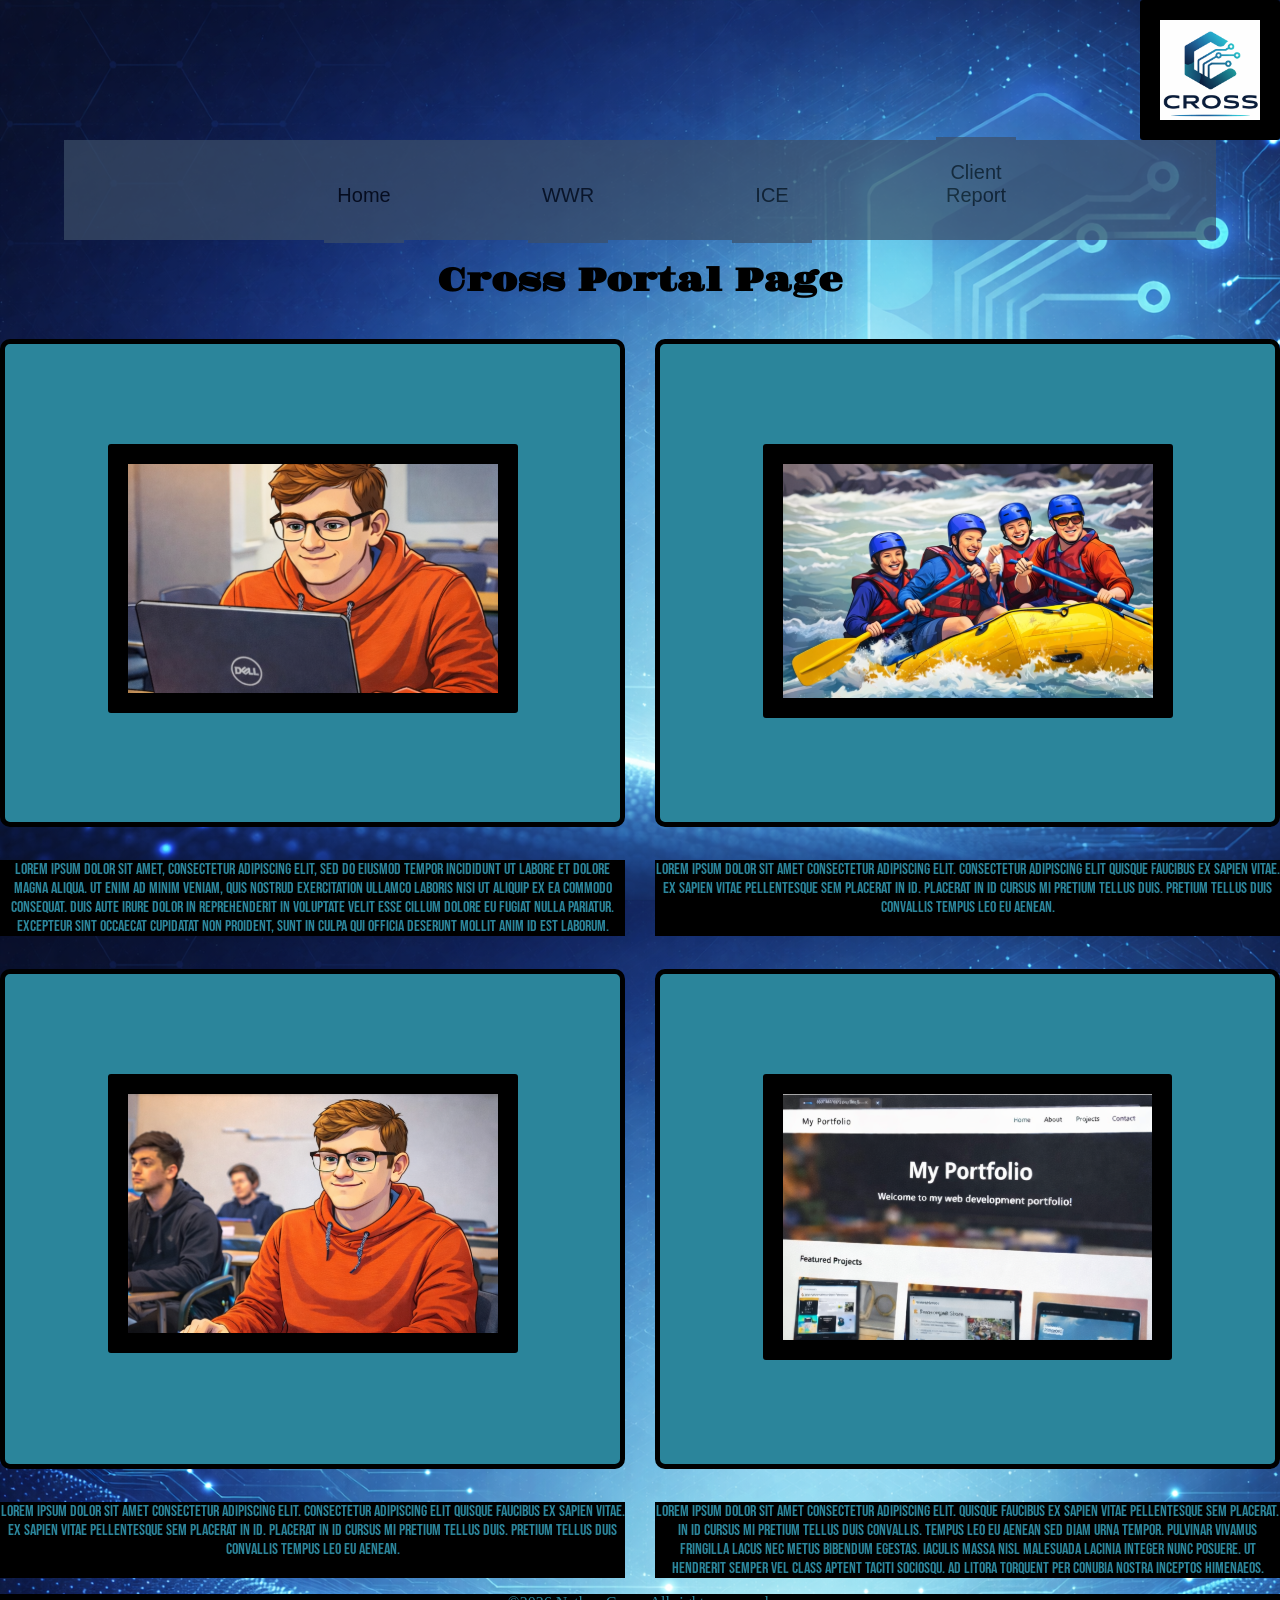
<file: index.html>
<!DOCTYPE html>
<html lang="en">
<head>
  <meta charset="UTF-8">
  <meta name="viewport" content="width=device-width, initial-scale=1.0">
  <title>Document</title>
  <link rel="preconnect" href="https://fonts.googleapis.com">
  <link rel="preconnect" href="https://fonts.gstatic.com" crossorigin>
  <link href="https://fonts.googleapis.com/css2?family=Bebas+Neue&family=Gravitas+One&family=Titillium+Web&display=swap" rel="stylesheet">
</head>
<link rel="stylesheet" href="styles.css">
<header>
<img src="images/logo.png" alt="Cross Logo" class="logo">
</header>
<body>
  <nav>
    <div class=nav-buttons>
    <button class="home">
    Home
    </button>
    <button class="wwr" onclick="window.location.href='wwr/index.html'">
    WWR
    </button>
    <button class="ice" onclick="window.location.href='ice/ice.html'">
    ICE
    </button>
    <button class="project" onclick="window.location.href='report/report.html'">
    Client Report
    </button></div>
    
  
  </nav>

<main>
  <h1>
    Cross Portal Page
  </h1>
</main>

<div id="blocks">
  <p id="blk"><img alt="Picture of me" src="images/me.png"></p>
  <p id="blk"><img alt="White water rafting picture" src="images/rafting.png"></p>
  <p id="prg">Lorem ipsum dolor sit amet, consectetur adipiscing elit, sed do eiusmod tempor incididunt ut labore et dolore magna aliqua. Ut enim ad minim veniam, quis nostrud exercitation ullamco laboris nisi ut aliquip ex ea commodo consequat. Duis aute irure dolor in reprehenderit in voluptate velit esse cillum dolore eu fugiat nulla pariatur. Excepteur sint occaecat cupidatat non proident, sunt in culpa qui officia deserunt mollit anim id est laborum.</p>
  <p id="prg">Lorem ipsum dolor sit amet consectetur adipiscing elit. Consectetur adipiscing elit quisque faucibus ex sapien vitae. Ex sapien vitae pellentesque sem placerat in id. Placerat in id cursus mi pretium tellus duis. Pretium tellus duis convallis tempus leo eu aenean.</p>
  <p id="blk"><img alt="In class excersizes picture" src="images/ice.png"></p>
  <p id="blk"><img alt="Final Project picture" src="images/final.png"></p>
  <p id="prg">Lorem ipsum dolor sit amet consectetur adipiscing elit. Consectetur adipiscing elit quisque faucibus ex sapien vitae. Ex sapien vitae pellentesque sem placerat in id. Placerat in id cursus mi pretium tellus duis. Pretium tellus duis convallis tempus leo eu aenean.</p>
  <p id="prg">Lorem ipsum dolor sit amet consectetur adipiscing elit. Quisque faucibus ex sapien vitae pellentesque sem placerat. In id cursus mi pretium tellus duis convallis. Tempus leo eu aenean sed diam urna tempor. Pulvinar vivamus fringilla lacus nec metus bibendum egestas. Iaculis massa nisl malesuada lacinia integer nunc posuere. Ut hendrerit semper vel class aptent taciti sociosqu. Ad litora torquent per conubia nostra inceptos himenaeos.</p>
</div>

<footer>
  ©2026 Nathan Cross. All rights reserved.
</footer>
</body>

</html>
</file>
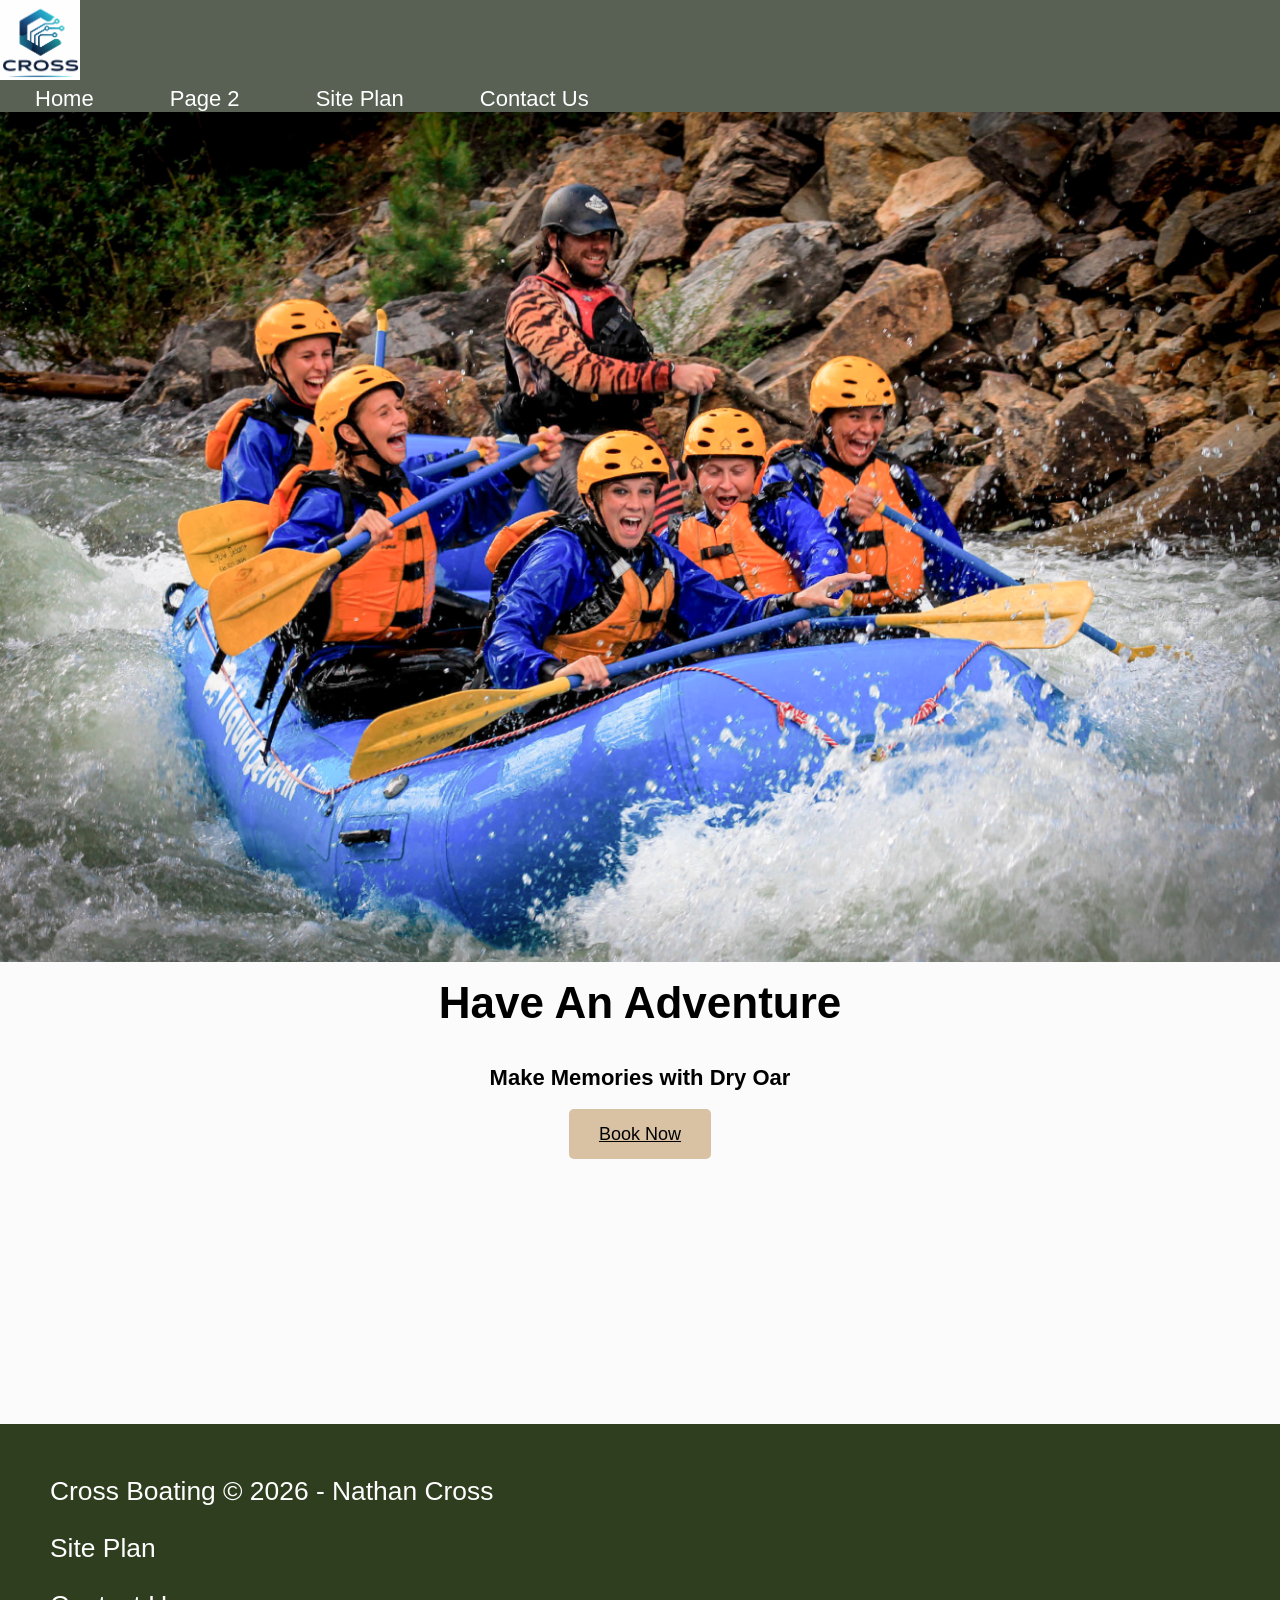
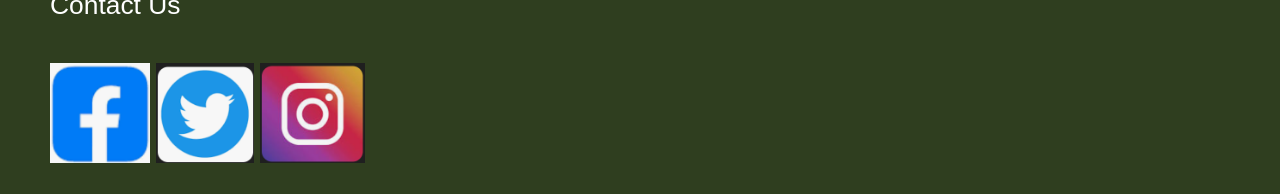
<file: wwr/index.html>
<!DOCTYPE html>
<html lang="en">
<head>
    <meta charset="UTF-8">
    <meta name="viewport" content="width=device-width, initial-scale=1.0">
    <title>Whitewater Rafting Vacations | Cross Boating | Home</title>
    <link type="text/css" rel="stylesheet" href="styles/style.css" />
</head>
<body>
    <div id="content">
<header>
    <a href="index.html" id="logo_link">
    <img class="logo" src="../images/logo.png" alt="Cross Logo">
    </a>
    <nav>
        <a href="../index.html" target="_blank">Home</a>
        <a href="#" target="_blank">Page 2</a>
        <a href="site-plan-rafting.html" target="_blank">Site Plan</a>
        <a href="contactus.html" target="_blank">Contact Us</a>
    </nav>
</header>
<div id="hero">
    <div id="hero-box">
        <img id="hero-img" src="images/hero.png" alt="People enjoying white water rafting">
    </div>
    <section id="hero-msg">
        <h1 id="HAA" class="home-title">Have An Adventure</h1>
       
        <h4 id="HAA">Make Memories with Dry Oar </h4>
        <div class='button-box'>
            <a class='book' href="contactus.html">Book Now</a>
        </div>
    </section>
</div>
<main class="home-grid">
   
    <section>
        <img>
        <img>
        <h2></h2>
    </section>
   
    <section>
        <img>
        <img>
        <h2></h2>
    </section>
   
    <section>
        <img >
        <img>
        <h2></h2>
    </section>


</main>
    <footer>
    <p>Cross Boating &copy; 2026 - Nathan Cross</p>
    <p><a href="site-plan-rafting.html">Site Plan</a></p>
    <p><a href="contactus.html">Contact Us</a></p>
    <div class="social">
       
        <a href="https://www.facebook.com">
            <img src="images/facebook.png" alt="fb icon" style="height: 100px;">
        </a>
       
        <a href="https://twitter.com">
            <img src="images/twitter.png" alt="twitter icon" style="height: 100px;">
        </a>
       
        <a href="https://instagram.com">
            <img src="images/instagram.png" alt="instagram icon" style="height: 100px;">
        </a>


    </div>
</footer>
</div>
</body>
</html>
</file>
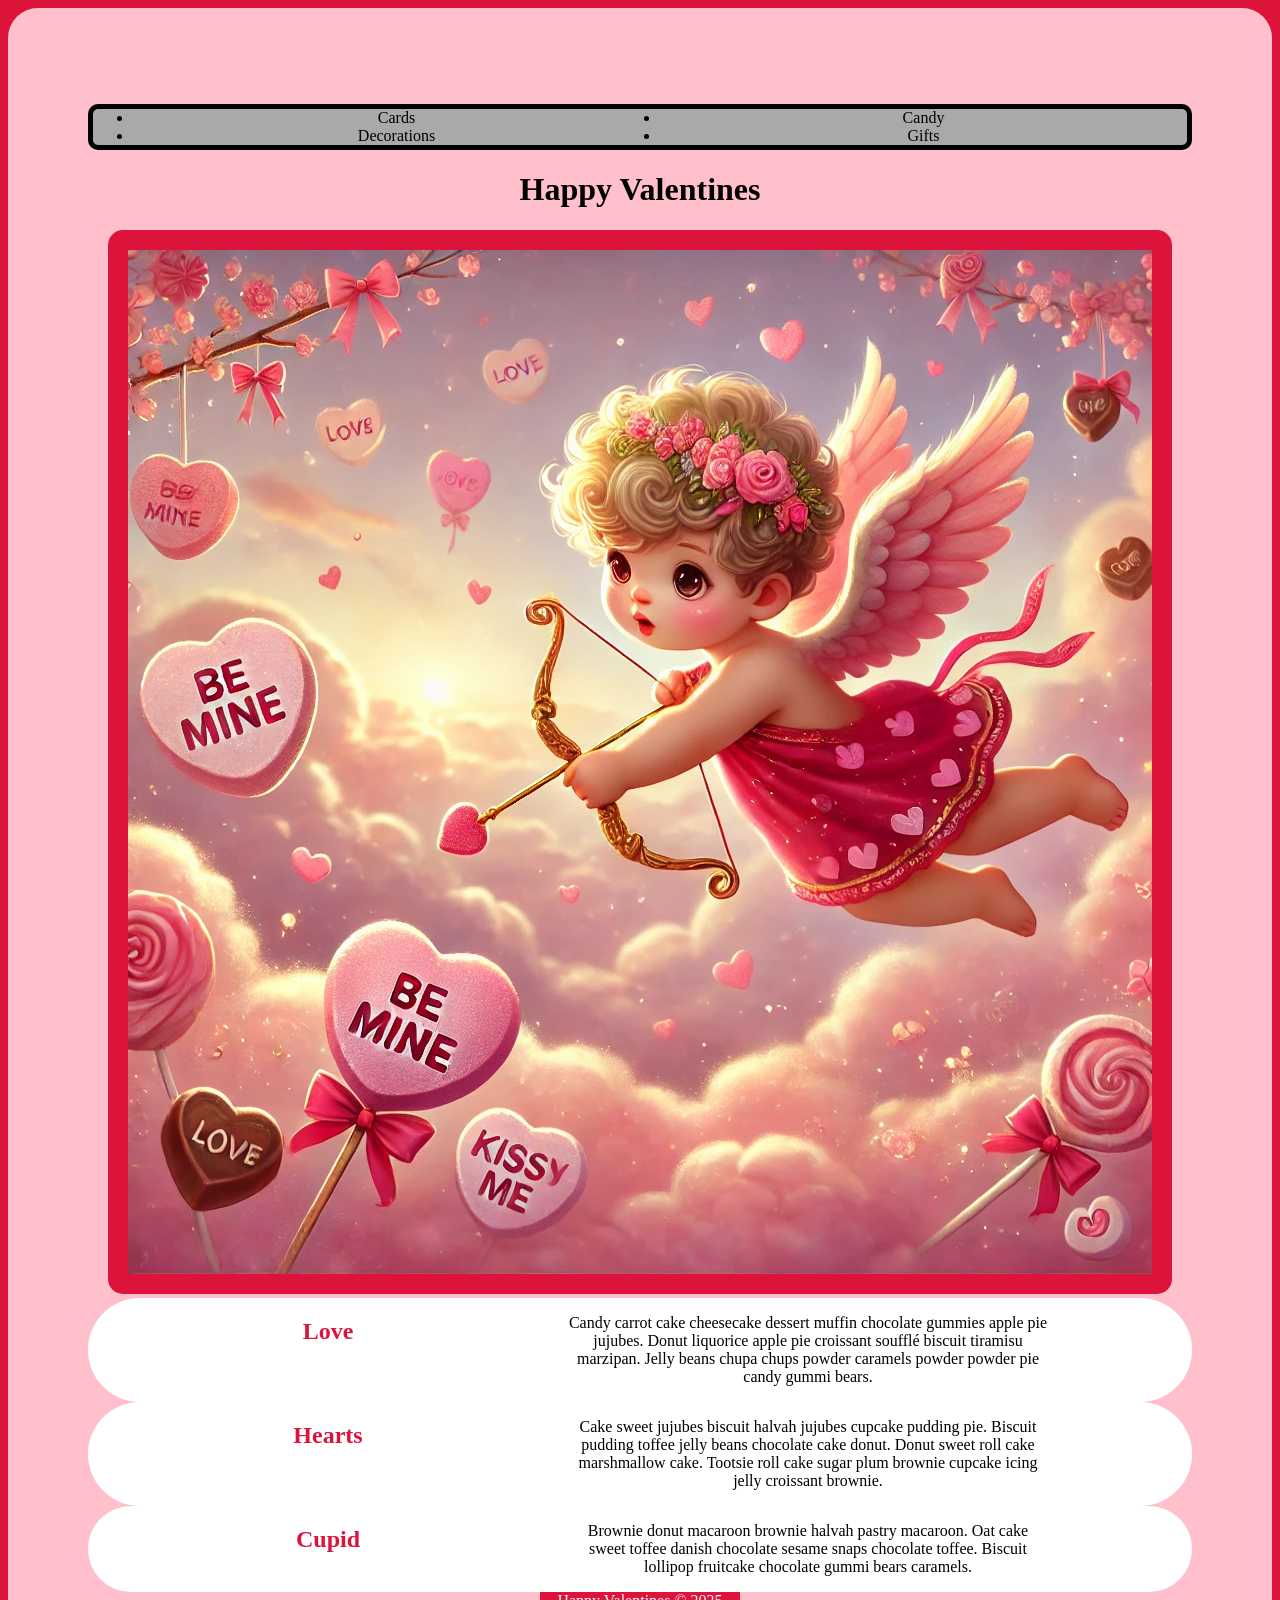
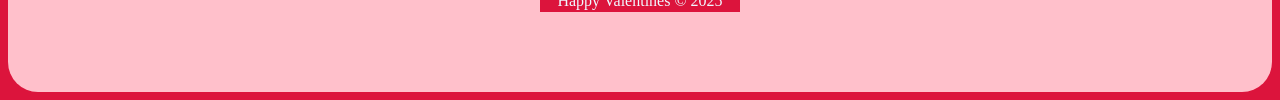
<file: ice/valentines/index.html>
<!DOCTYPE html>
<html lang="en">

<head>
    <meta charset="UTF-8">
    <meta name="viewport" content="width=device-width, initial-scale=1.0">
    <title>Happy Valentines Page</title>
    <link rel="stylesheet" href="styles/styles.css">
</head>

<body>
    <div id="wrapper">
        <header>
            <nav>
                <ul>
                    <li>Cards</li>
                    <li>Candy</li>
                    <li>Decorations</li>
                    <li>Gifts</li>
                </ul>
            </nav>
        </header>
        <main>
            <h1>Happy Valentines</h1>
            <img src="images/valentines.png">
            <section>
                <h2>Love</h2>
                <p>Candy carrot cake cheesecake dessert muffin chocolate gummies apple
                    pie jujubes. Donut liquorice apple pie croissant soufflé biscuit
                    tiramisu marzipan. Jelly beans chupa chups powder caramels powder
                    powder pie candy gummi bears. </p>
            </section>
            <section>
                <h2>Hearts</h2>
                <p>Cake sweet jujubes biscuit halvah jujubes cupcake pudding pie. Biscuit
                    pudding toffee jelly beans chocolate cake donut. Donut sweet roll cake
                    marshmallow cake. Tootsie roll cake sugar plum brownie cupcake icing
                    jelly croissant brownie.</p>
            </section>
            <section>
                <h2>Cupid</h2>
                <p>Brownie donut macaroon brownie halvah pastry macaroon. Oat cake sweet
                    toffee danish chocolate sesame snaps chocolate toffee. Biscuit lollipop
                    fruitcake chocolate gummi bears caramels.</p>
            </section>
        </main>
        <footer>
            Happy Valentines &copy; 2025
        </footer>
    </div>
</body>

</html>
</file>
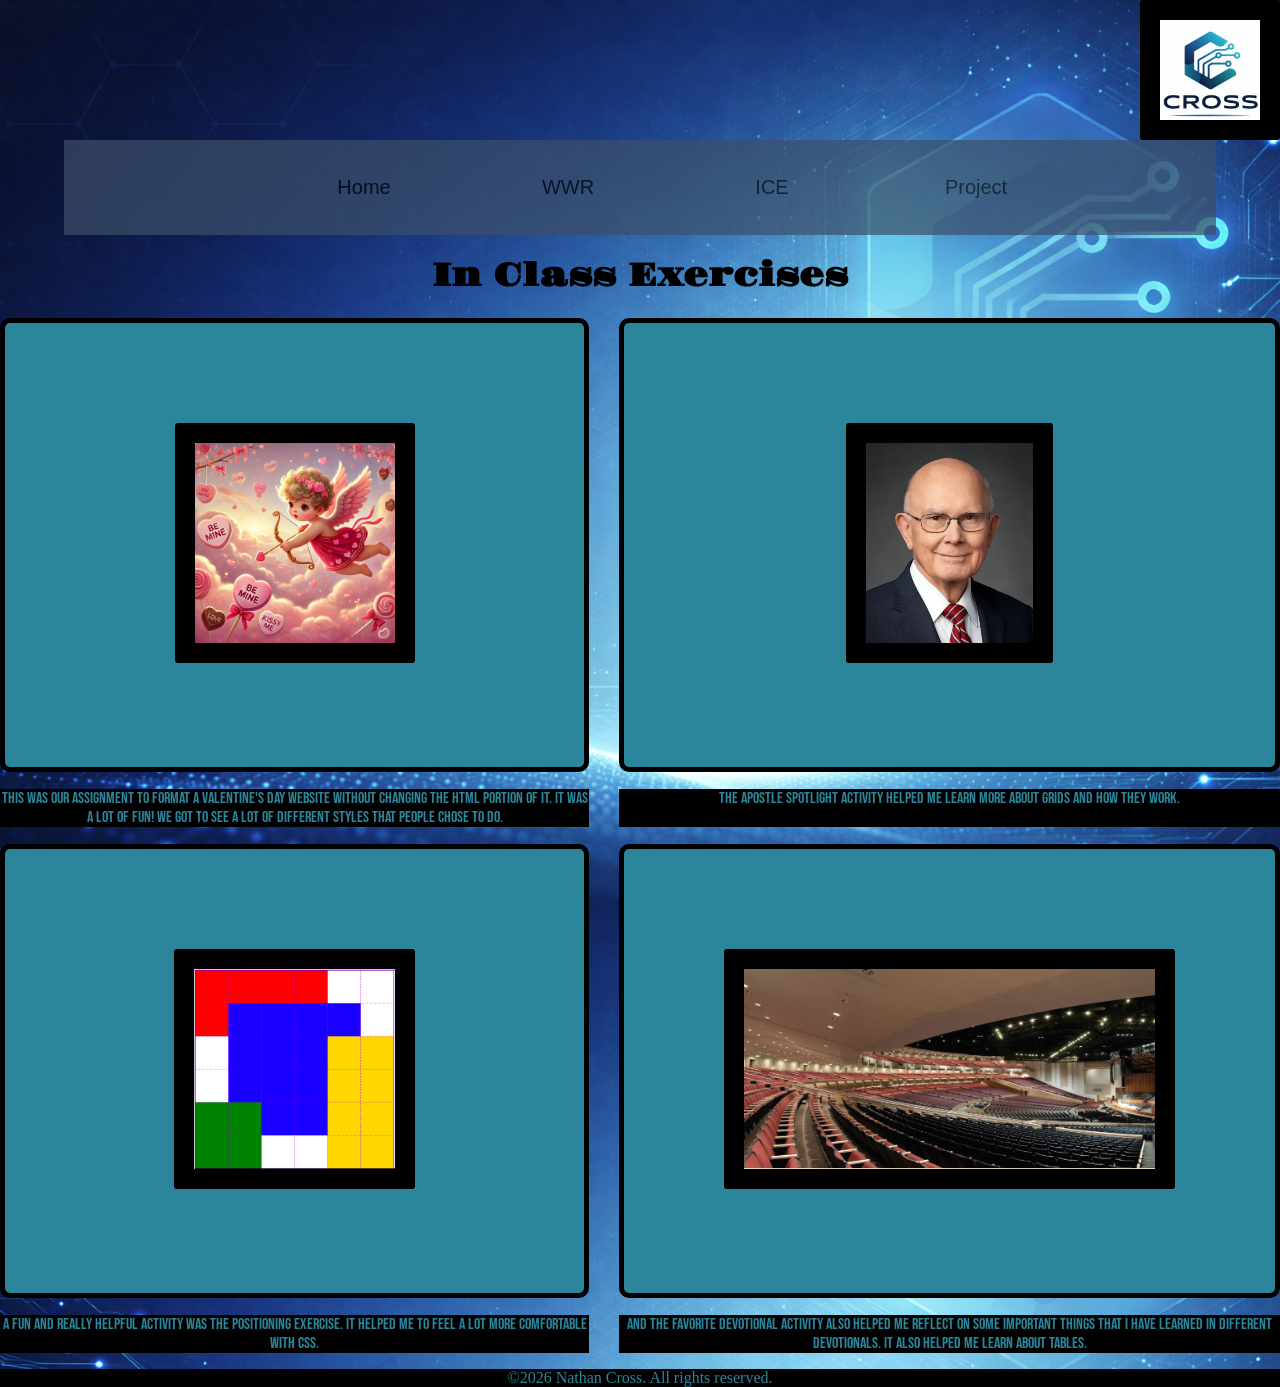
<file: ice/ice.html>
<!DOCTYPE html>
<html lang="en">
<head>
  <meta charset="UTF-8">
  <meta name="viewport" content="width=device-width, initial-scale=1.0">
  <title>Document</title>
  <link rel="preconnect" href="https://fonts.googleapis.com">
  <link rel="preconnect" href="https://fonts.gstatic.com" crossorigin>
  <link href="https://fonts.googleapis.com/css2?family=Bebas+Neue&family=Gravitas+One&family=Titillium+Web&display=swap" rel="stylesheet">
</head>
<link rel="stylesheet" href="styles.css">
<header>
<img src="../images/logo.png" alt="Cross Logo" class="logo">
</header>
<body>
  <nav>
    <div class=nav-buttons>
    <button class="home" onclick="window.location.href='../index.html'">
    Home
    </button>
    <button class="wwr" onclick="window.location.href='../wwr/index.html'">
    WWR
    </button>
    <button class="ice" onclick="window.location.href='ice.html'">
    ICE
    </button>
    <button class="project" onclick="window.location.href='https://www.youtube.com/watch?v=xMHJGd3wwZk&list=RDxMHJGd3wwZk&start_radio=1'">
      Project
    </button></div>
    
  
  </nav>

<main>
  <h1>
    In Class Exercises
  </h1>
</main>

<div id="blocks">
  <a href="valentines/index.html" id="blk"><img alt="Valentine's Picture" src="valentines/images/valentines.png"></a>
  <a href="apostle_spotlight/apostles.html" id="blk"><img alt="President Oak's Picture" src="apostle_spotlight/images/oaks.webp"></a>
  <p id="prg">This was our assignment to format a Valentine's Day website without changing the HTML portion of it. It was a lot of fun! We got to see a lot of different styles that people chose to do.</p>
  <p id="prg">The Apostle Spotlight activity helped me learn more about grids and how they work.</p>
  <a href="positioning/positioning/positioning.html" id="blk"><img alt="Positioning Picture" src="positioning/positioning/images/example6-hint.png"></a>
  <a href="favorite_devo/favdevo.html" id="blk"><img alt="I-Center Picture" src="favorite_devo/images/icenter.png"></a>
  <p id="prg">A fun and really helpful activity was the Positioning Exercise. It helped me to feel a lot more comfortable with CSS.</p>
  <p id="prg">And the Favorite Devotional activity also helped me reflect on some important things that I have learned in different devotionals. It also helped me learn about tables.</p>
</div>

<footer>
  ©2026 Nathan Cross. All rights reserved.
</footer>
</body>

</html>
</file>
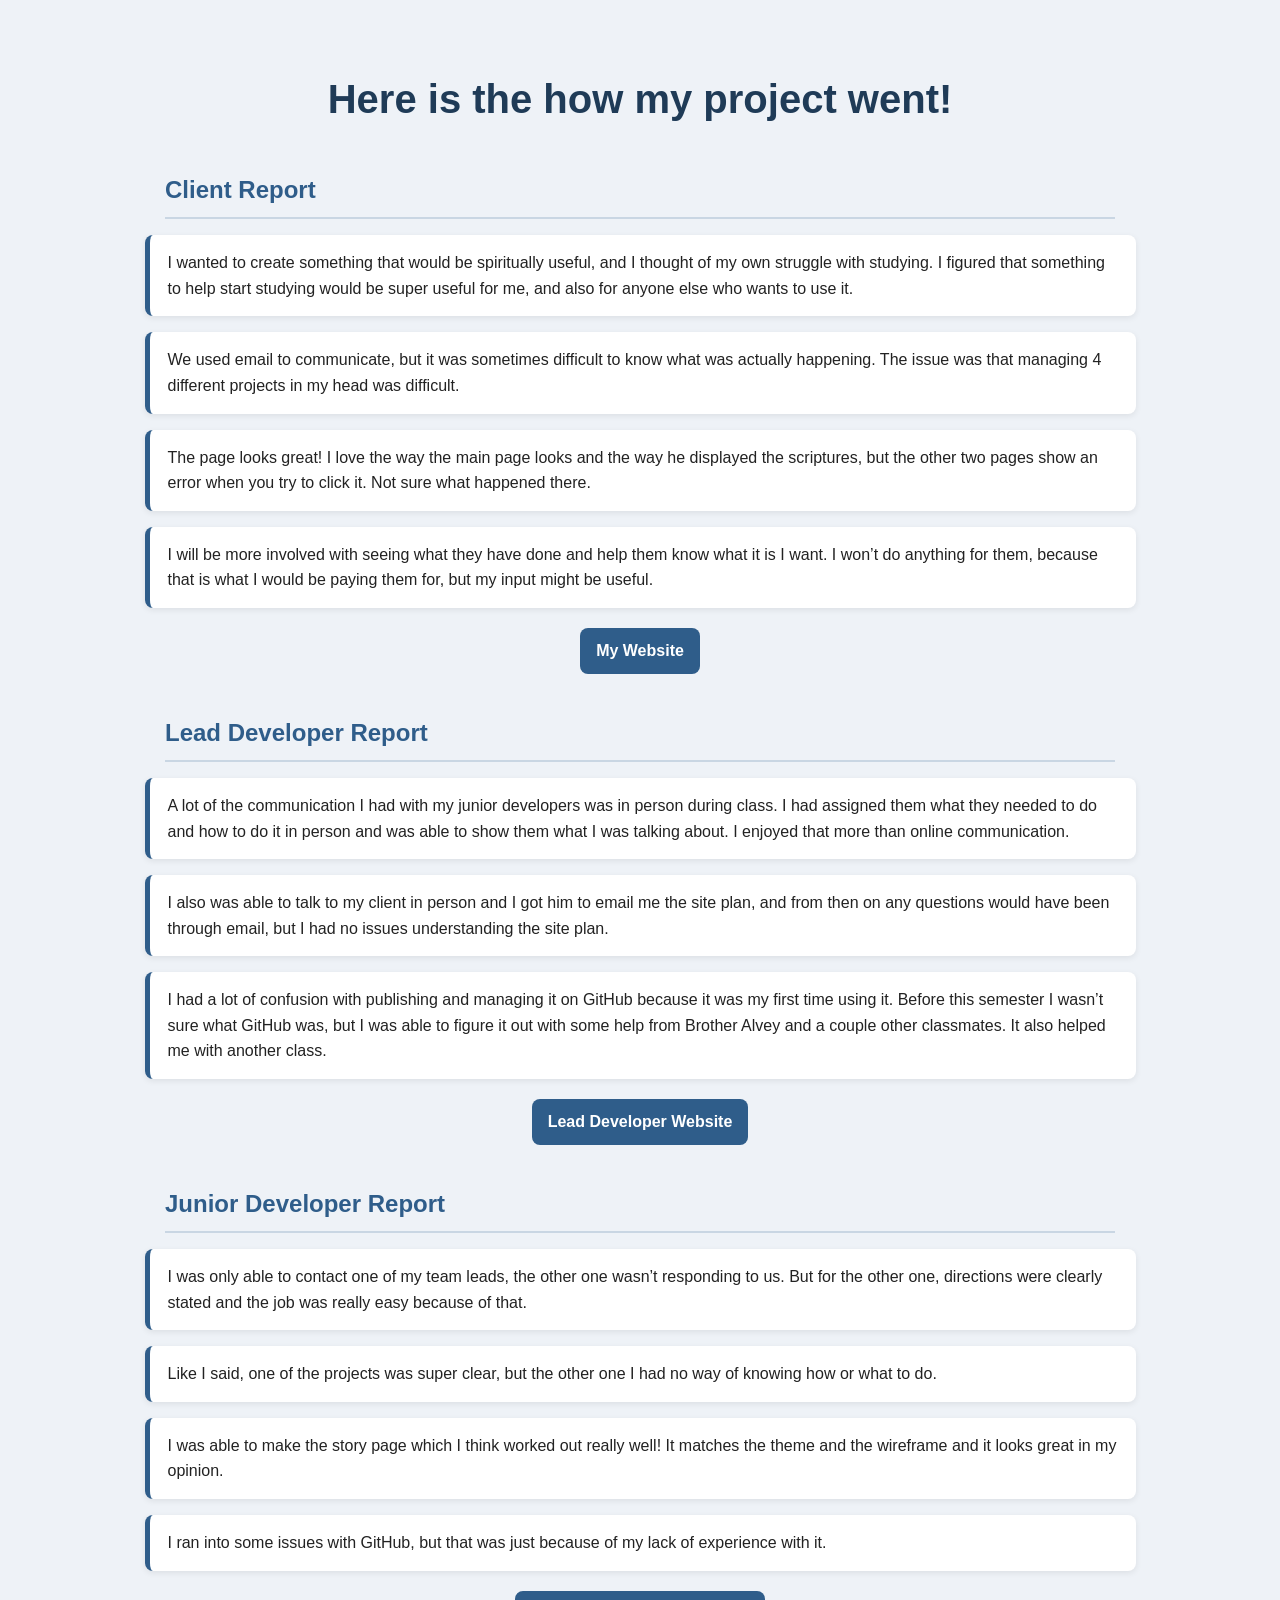
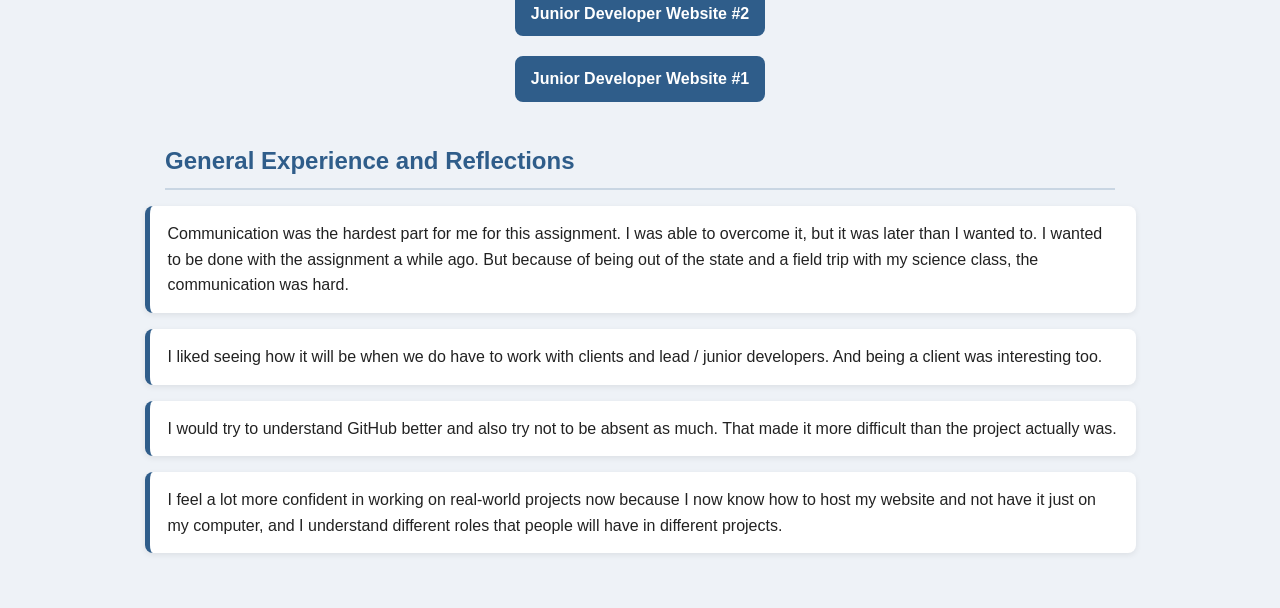
<file: report/report.html>
<!DOCTYPE html>
<html lang="en">
<head>
    <meta charset="UTF-8">
    <meta name="viewport" content="width=device-width, initial-scale=1.0">
    <title>Document</title>
    <link rel="stylesheet" href="styles.css">
</head>
<body>
    <h1>Here is the how my project went!</h1>
    

    <h2>Client Report</h2>
    <p>I wanted to create something that would be spiritually useful, and I thought of my own struggle with studying. I figured that something to help start studying would be super useful for me, and also for anyone else who wants to use it.</p>
    <p>We used email to communicate, but it was sometimes difficult to know what was actually happening. The issue was that managing 4 different projects in my head was difficult. </p>
    <p>The page looks great! I love the way the main page looks and the way he displayed the scriptures, but the other two pages show an error when you try to click it. Not sure what happened there.</p>
    <p>I will be more involved with seeing what they have done and help them know what it is I want. I won’t do anything for them, because that is what I would be paying them for, but my input might be useful.</p>
    <a href="https://benclark123.github.io/wdd130-cross/index.html">My Website</a>
    <h2>Lead Developer Report</h2>
    <p>A lot of the communication I had with my junior developers was in person during class. I had assigned them what they needed to do and how to do it in person and was able to show them what I was talking about. I enjoyed that more than online communication. </p>
    <p>I also was able to talk to my client in person and I got him to email me the site plan, and from then on any questions would have been through email, but I had no issues understanding the site plan.</p>
    <p>I had a lot of confusion with publishing and managing it on GitHub because it was my first time using it. Before this semester I wasn’t sure what GitHub was, but I was able to figure it out with some help from Brother Alvey and a couple other classmates. It also helped me with another class.</p>
    <a href="https://nathancross-hub.github.io/wdd130-mumford/">Lead Developer Website</a>
    <h2>Junior Developer Report</h2>
    <p>I was only able to contact one of my team leads, the other one wasn’t responding to us. But for the other one, directions were clearly stated and the job was really easy because of that. </p>
    <p>Like I said, one of the projects was super clear, but the other one I had no way of knowing how or what to do.</p>
    <p>I was able to make the story page which I think worked out really well! It matches the theme and the wireframe and it looks great in my opinion.</p>
    <p>I ran into some issues with GitHub, but that was just because of my lack of experience with it.</p>
    <a href="https://captorion.github.io/wdd130-Jones/">Junior Developer Website #2</a>
    <a href="https://zephyrusis.github.io/wdd130-armstrong/">Junior Developer Website #1</a>    
    <h2>General Experience and Reflections</h2>
    <p>Communication was the hardest part for me for this assignment. I was able to overcome it, but it was later than I wanted to. I wanted to be done with the assignment a while ago. But because of being out of the state and a field trip with my science class, the communication was hard.</p>
    <p>I liked seeing how it will be when we do have to work with clients and lead / junior developers. And being a client was interesting too.</p>
    <p>I would try to understand GitHub better and also try not to be absent as much. That made it more difficult than the project actually was.</p>
    <p>I feel a lot more confident in working on real-world projects now because I now know how to host my website and not have it just on my computer, and I understand different roles that people will have in different projects.</p>






</body>
</html>
</file>
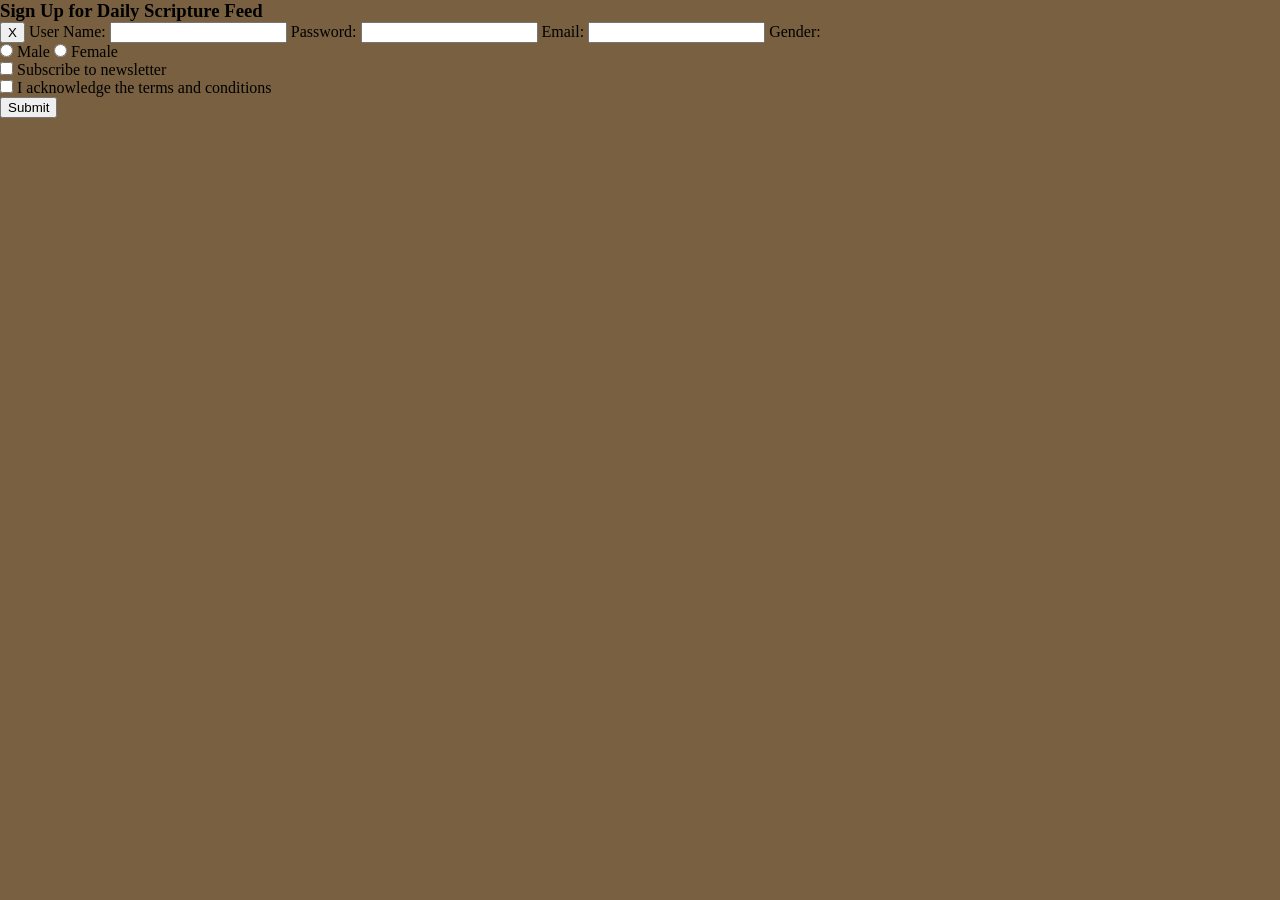
<file: signup/signup.html>
<!DOCTYPE html>
<html lang="en">

<head>
    <meta charset="UTF-8">
    <meta name="viewport" content="width=device-width, initial-scale=1.0">
    <title>Daily Feed Sign Up</title>

    <style>
        * {
            margin: 0;
        }

        body {
            background: rgb(120, 96, 64);
        }
    </style>




</head>

<body>
    <div id="formContainer">
        <h3>Sign Up for Daily Scripture Feed</h3>
        <form id="myForm">
            <button type="button" id="closeBtn">X</button>
            <label for="username">User Name:</label>
            <input type="text" id="username" name="username" required>

            <label for="password">Password:</label>
            <input type="password" id="password" name="password" required>

            <label for="email">Email:</label>
            <input type="email" id="email" name="email" required>

            <label>Gender:</label>
            <div>
                <input type="radio" id="male" name="gender" value="male" required>
                <label for="male">Male</label>
                <input type="radio" id="female" name="gender" value="female" required>
                <label for="female">Female</label>
            </div>

            <section>
                <input type="checkbox" id="newsletter" name="newsletter">
                <label for="newsletter">Subscribe to newsletter</label>
            </section>

            <section>
                <input type="checkbox" id="conditions" name="conditions" required>
                <label for="conditions">I acknowledge the terms and conditions</label>
            </section>

            <section>
                <button type="submit">Submit</button>
            </section>
        </form>
    </div>

    <div id="output"></div>

    <script>
        // Here is some Javascript to start looking forward to wdd131
        document.getElementById("closeBtn").addEventListener("click", function () {
            document.getElementById("formContainer").style.display = "none";
         });
        const form = document.getElementById('myForm');
        const output = document.getElementById('output');

        form.addEventListener('submit', function (event) {
            event.preventDefault(); // Stop form from actually submitting

            const formData = new FormData(form);
            const entries = [];

            for (const [key, value] of formData.entries()) {
                if (key == "password") {
                    entries.push(`<strong>${key}</strong>: ${value} (you should probably encrypt the password)`);
                } else {
                    entries.push(`<strong>${key}</strong>: ${value}`);
                }
            }

            output.innerHTML = `
            <br>  
            <h3>Here is the data that would be sent to the server:</h3>
            <ul>
                ${entries.map(item => `<li>${item}</li>`).join('')}
            </ul>
            `;
                });
    </script>

</body>

</html>
</file>
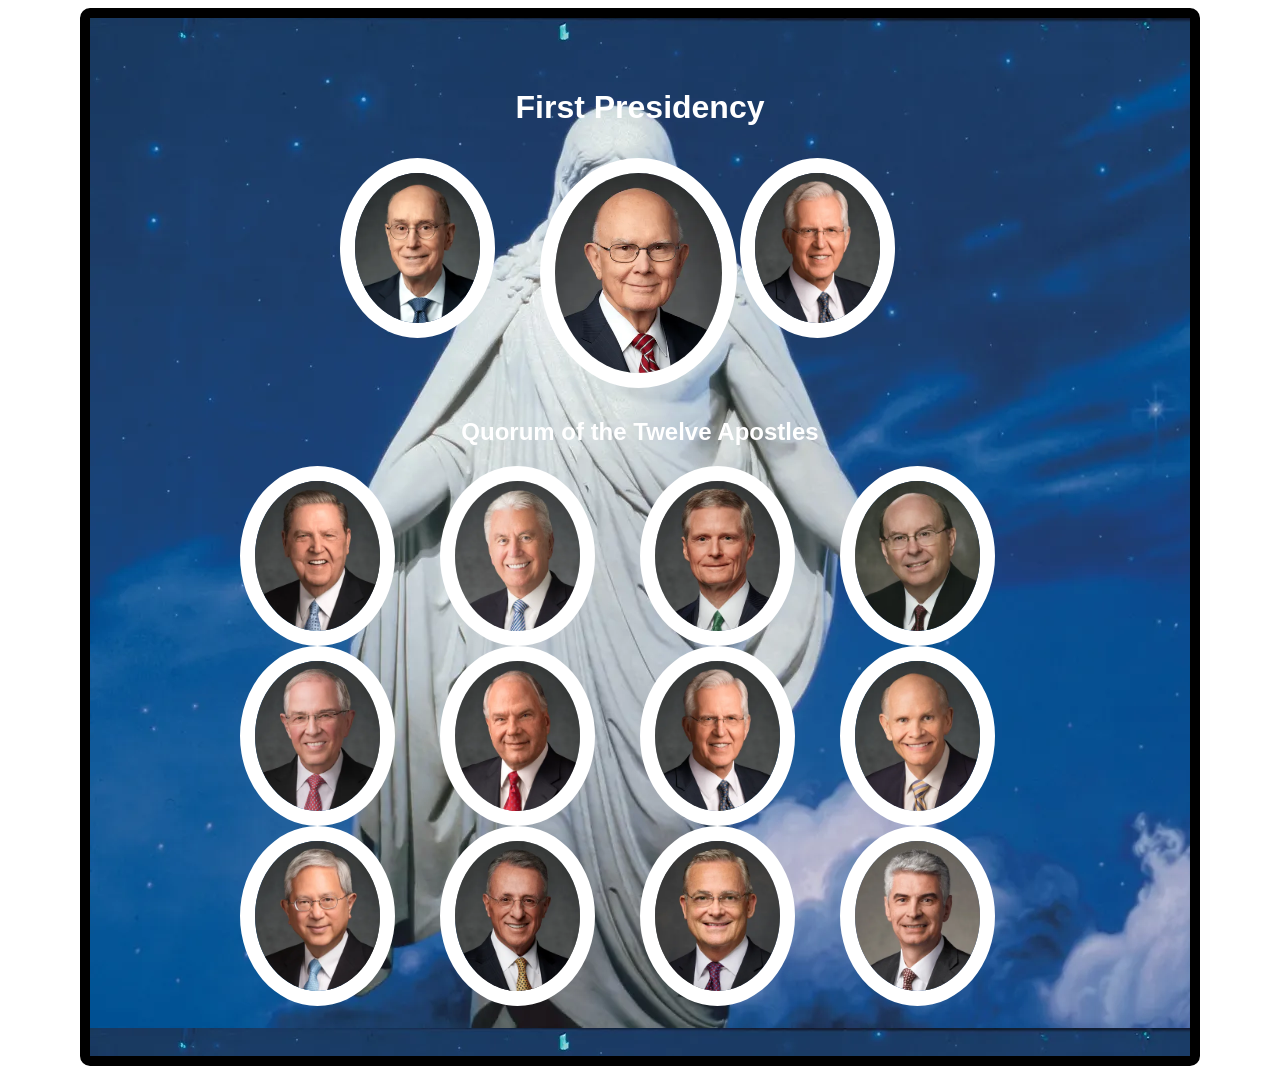
<file: ice/apostle_spotlight/apostles.html>
<!DOCTYPE html>
<html lang="en">
<head>
    <meta charset="UTF-8">
    <meta name="viewport" content="width=device-width, initial-scale=1.0">
    <title>Apostles Spotlights</title>
    <style>
        #content{
            margin: auto;
            border-radius: 10px;
            width: 800px;
            background-image: url(images/christus.webp);
            border: 10px solid black;
            padding: 50px 150px;
        }
        h1,
        h2{
            text-align: center;
            color: white;
            font-family: Arial, Helvetica, sans-serif;
        }
        
        #pics{
            display: grid;
            grid-template-columns: 1fr 1fr 1fr 1fr;
        }
        #pics{
            display: grid;
            grid-template-columns: 1fr 1fr 1fr 1fr;
        }
        #fp{
            display: grid;
            grid-template-columns:  1fr 1fr 1fr;
            padding: 10px 100px;
        }
        img{
            height: 150px;
            border-radius: 100%;
            border: 15px solid white;
        }
        #oaks{
            height: 200px;
        }
    </style>
</head>
<body>
    <div id="content">
        <h1>First Presidency</h1>
        <div id="fp">
            <img src="images/eyring.webp">
            <img id="oaks" src="images/oaks.webp">
            <img src="images/christofferson.webp">
        </div>
        <h2>Quorum of the Twelve Apostles</h2>
        <div id="pics">
            <img src="images/holland.webp">
            <img src="images/uchtdorf.webp">
            <img src="images/bednar.webp">
            <img src="images/cook.webp">
            <img src="images/anderson.webp">
            <img src="images/rasband.webp">
            <img src="images/christofferson.webp">
            <img src="images/renlund.webp">
            <img src="images/gong.webp">
            <img src="images/soares.webp">
            <img src="images/kearon.webp">
            <img src="images/causse.webp">
        </div>



    </div>
</body>
</html>
</file>
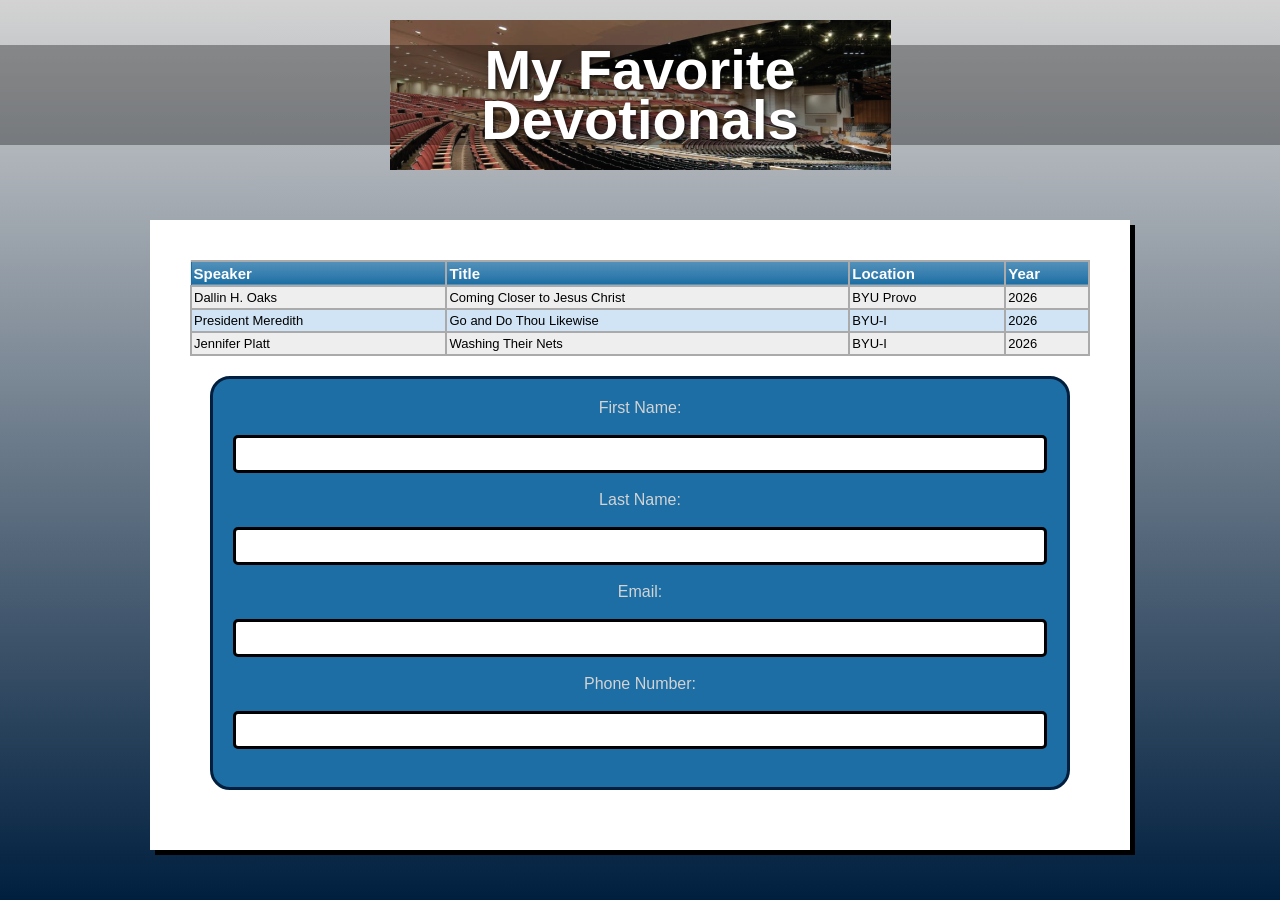
<file: ice/favorite_devo/favdevo.html>
<!DOCTYPE html>
<html lang="en">

<head>
  <meta charset="UTF-8" />
  <meta name="viewport" content="width=device-width, initial-scale=1.0" />
  <title>My Favorite Devotionals</title>
  <link rel="stylesheet" href="styles/styles.css" />
</head>

<body>
  <div class="container">
    <header class="header">
      <div class="header-image">
        <h1>My Favorite<br>Devotionals</h1>
      </div>
    </header>
    <main>
      <div class="content-box">
        <table class="blueTable">
          <thead>
            <tr>
              <th>Speaker</th>
              <th>Title</th>
              <th>Location</th>
              <th>Year</th>
            </tr>
          </thead>
          
          <tbody>
            <tr>
              <td>Dallin H. Oaks</td>
              <td>Coming Closer to Jesus Christ</td>
              <td>BYU Provo</td>
              <td>2026</td>
            </tr>
            <tr>
              <td>President Meredith</td>
              <td>Go and Do Thou Likewise</td>
              <td>BYU-I</td>
              <td>2026</td>
            </tr>
            <tr>
              <td>Jennifer Platt</td>
              <td>Washing Their Nets</td>
              <td>BYU-I</td>
              <td>2026</td>
            </tr>
          </tbody>
        </table>
        <form>
          <div id="form">
          <label for="fname">First Name: </label><br>
          <input type="text" id="fname" name="fname"><br>
          <label for="lname">Last Name: </label><br>
          <input type="text" id="lname" name="lname"><br>
          <label for="email">Email: </label><br>
          <input type="text" id="email" name="email"><br>
          <label for="phone">Phone Number: </label><br>
          <input type="text" id="phone" name="phone"><br>
          </div>
        </form>
      </div>
    </main>
  </div>
</body>

</html>
</file>
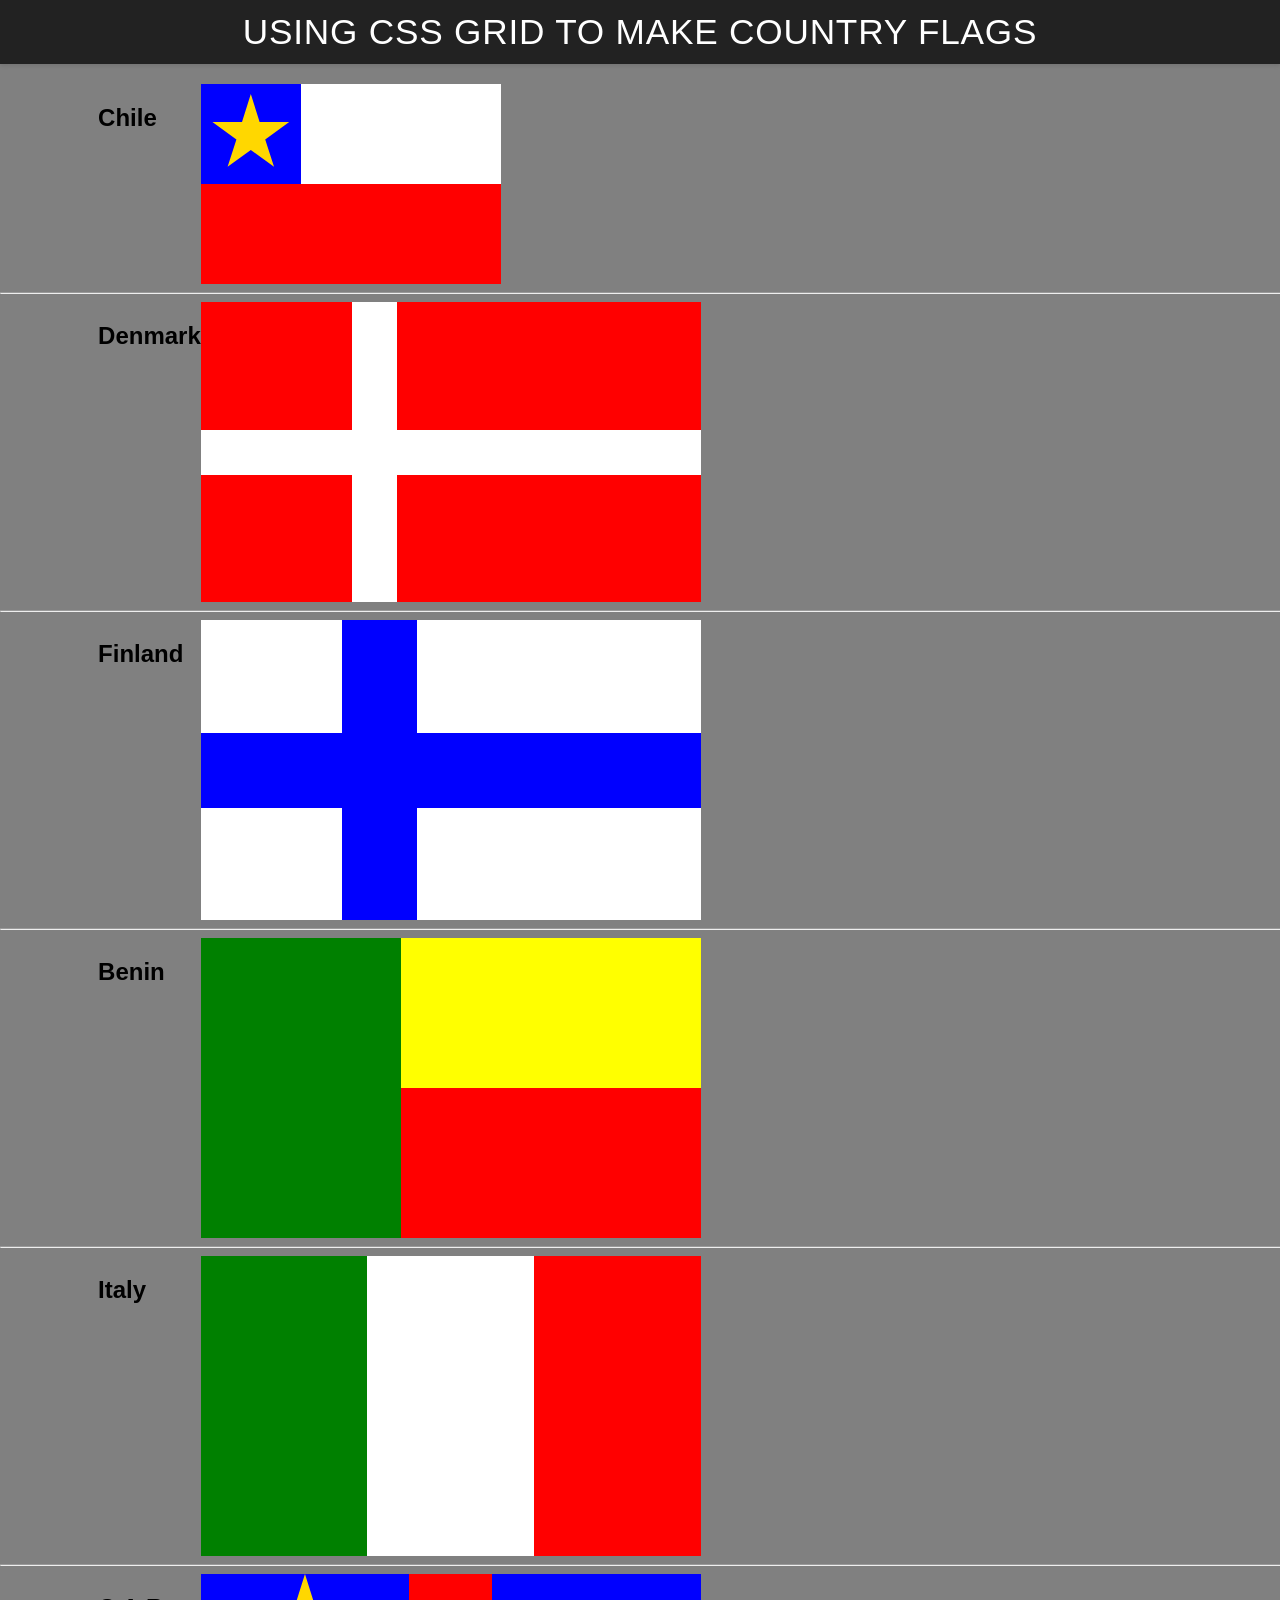
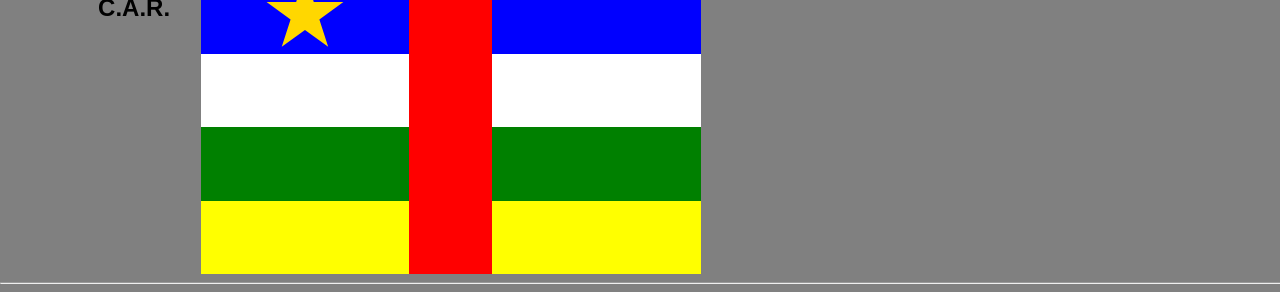
<file: ice/grid_flags/flags.html>
<!DOCTYPE html>
<html lang="en">

<head>
    <meta charset="UTF-8">
    <meta name="viewport" content="width=device-width, initial-scale=1.0">
    <title>Flag</title>
    <style>
        body {
            margin: 0;
            font-family: 'Helvetica Neue', sans-serif;
            background-color: gray;
        }

        header {
            background-color: #222;
            color: #fff;
            padding: 0.75rem 1.5rem;
            display: flex;
            align-items: center;
            justify-content: center;
            font-size: 1.1rem;
            letter-spacing: 0.05rem;
            text-transform: uppercase;
            box-shadow: 0 2px 4px rgba(0, 0, 0, 0.1);
        }

        header h1 {
            margin: 0;
            font-weight: 400;
        }
        main {
            display: grid;
            grid-template-columns: .1fr .1fr 1fr .1fr;
            margin-top: 20px;
        }
        hr {
            width: 100%;
            grid-column: 1 / 5;
        }
        h2 {
            grid-column: 2/3;
        }

        #blue {
            background: blue;
            grid-column: 1 / 2;
            display: grid;
            align-items: center;
            justify-items: center;
        }

        #white {
            background: white;
            grid-column: 2 / 4;
        }

        #red {
            background: red;
            grid-column: 1 / 4;
        }

        #chile {
            display: grid;
            grid-template-columns: 1fr 1fr 1fr;
            grid-template-rows: 1fr 1fr;
            height: 200px;
            width: 300px;
        }

        .star {
            width: 70px;
            aspect-ratio: 1;
            background: white;
            clip-path: polygon(50% 0, 79% 90%, 2% 35%, 98% 35%, 21% 90%);
        }

        #denmark{
            display: grid;
            background-color: #fff;
            grid-template-columns: 1fr 2fr;
            height: 300px;
            grid-gap: 45px;
            width: 500px;
        }
        #dred1{
            background-color: red;
        }
        #dred2{
            background-color: red;
        }
        #dred3{
            background-color: red;
        }
        #dred4{
            background-color: red;
        }
        #finland{
            display: grid;
            background-color: blue;
            grid-template-columns: 1fr 2fr;
            height: 300px;
            grid-gap: 75px;
            width: 500px;
        }
        #fwhite1{
            background-color: #fff;
        }
        #fwhite2{
            background-color: #fff;
        }
        #fwhite3{
            background-color: #fff;
        }
        #fwhite4{
            background-color: #fff;
        }
        #benin{
            display: grid;
            height: 300px;
            width: 500px;
            grid-template-columns: 1fr 1fr .5fr;
        }
        #bgreen{
            grid-row: 1 / 3 ;
            background-color: green;
        }
        #byellow{
            grid-column: 2 / 4;
            background-color: yellow;
        }
        #bred{
            grid-column: 2 / 4;
            background-color: red;
        }
        #italy{
            height: 300px;
            width: 500px;
            display: grid;
            grid-template-columns: 1fr 1fr 1fr;
        }
        #igreen{
            background-color: green;
        }
        #iwhite{
            background-color: #fff;
        }
        #ired{
            background-color: red;
        }
        #car{
            display: grid;
            background-color: blue;
            grid-template-rows: 1fr 1fr 1fr 1fr;
            grid-template-columns: 1fr .4fr 1fr;
            height: 300px;
            width: 500px;
            
        }
        #carblue{
            background-color: blue;
        }
        
        #carblue2{
            background-color: blue;
        }
        #carwhite{
            background-color: #fff;
        }
        #carwhite2{
            background-color: #fff;
        }
        #cargreen{
            background-color: green;
        }
        #cargreen2{
            background-color: green;
        }
        #carred{
            background-color: red;
        }
        #caryellow{
            background-color: yellow;
        }
        .star {
          width: 80px;
          height: 80px;
          background: gold;
          margin: auto;
          clip-path: polygon(50% 0, 61% 35%, 98% 35%, 68% 57%, 79% 91%, 50% 70%, 21% 91%, 32% 57%, 2% 35%, 39% 35%);
        }

        




    </style>
</head>

<body>
    <header>
        <h1>Using CSS Grid to make Country Flags</h1>
    </header>
    <main>
        <h2>Chile</h2>
        <div id="chile">
            <div id="blue">
                <div class="star"></div>
            </div>
            <div id="white"></div>
            <div id="red"></div>
        </div>
        <hr>

        <h2>Denmark</h2>
        <div id="denmark">
            <div id="dred1"></div>
            <div id="dred2"></div>
            <div id="dred3"></div>
            <div id="dred4"></div>
        </div>
        <hr>

        <h2>Finland</h2>
        <div id="finland">
            <div id="fwhite1"></div>
            <div id="fwhite2"></div>
            <div id="fwhite3"></div>
            <div id="fwhite4"></div>
        </div>
        <hr>

        <h2>Benin</h2>
        <div id="benin">
            <div id="bgreen"></div>
            <div id="byellow"></div>
            <div id="bred"></div>
        </div>
        <hr>
        <h2>Italy</h2>
        <div id="italy">
            <div id="igreen"></div>
            <div id="iwhite"></div>
            <div id="ired"></div>
        </div>
        <hr>
        <h2>C.A.R.</h2>
        <div id="car">
            <div class="star"></div>
            <div id="carred"></div>
            <div id="carblue2"></div>
            <div id="carwhite"></div>
            <div id="carred"></div>
            <div id="carwhite2"></div>
            <div id="cargreen"></div>
            <div id="carred"></div>
            <div id="cargreen2"></div>
            <div id="caryellow"></div>
            <div id="carred"></div>
            <div id="caryellow"></div>
        </div>
        <hr>
    </main>
</body>

</html>
</file>
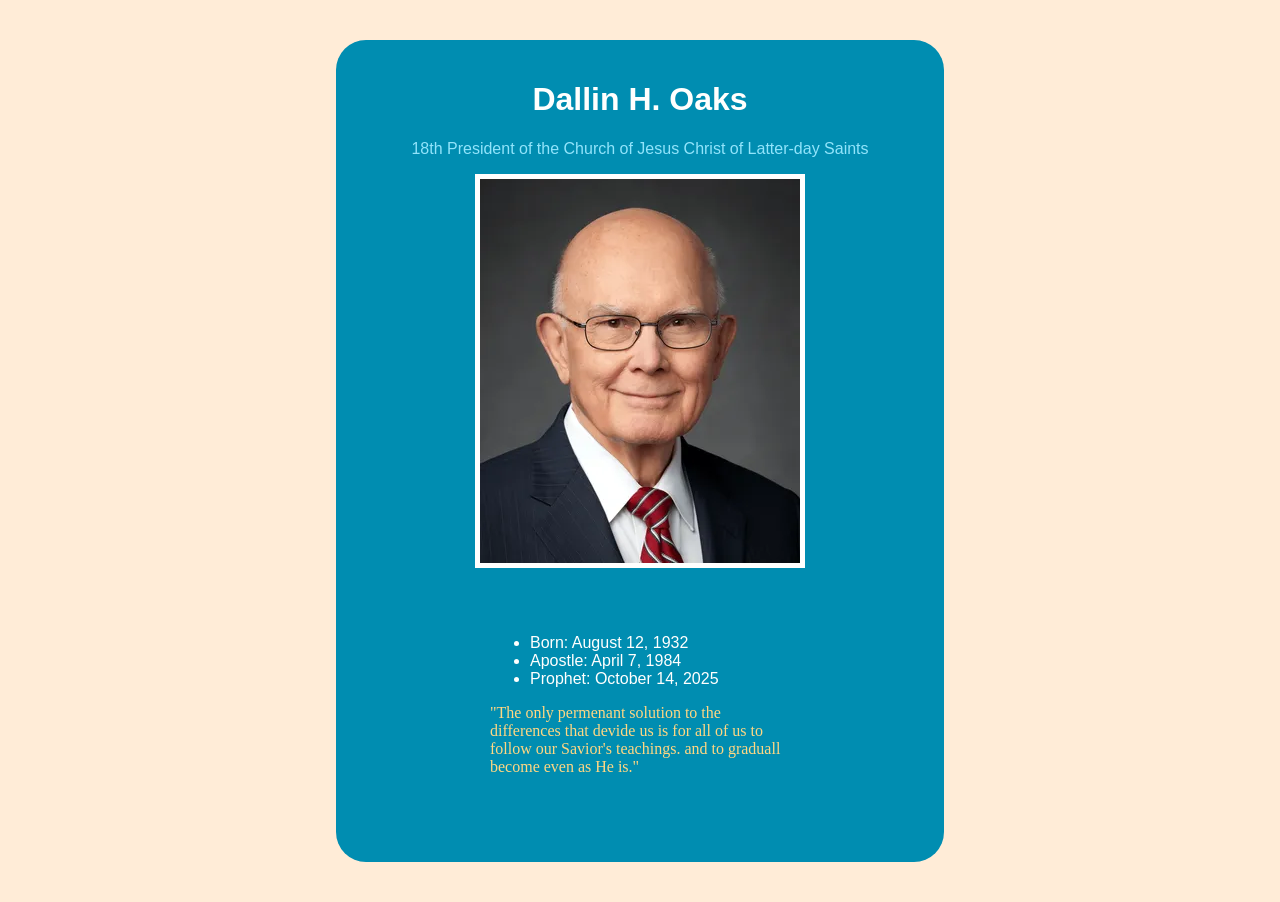
<file: ice/prophet_cards/oaks.html>
<!DOCTYPE html>
<html lang="en">
<head>
    <meta charset="UTF-8">
    <meta name="viewport" content="width=device-width, initial-scale=1.0">
    <title>Document</title>
    <style>
        
        body{
            background-color: #FFECD7;
            border-radius: 20cap;
        
        }
        h1{
            font-family: Helvetica, Arial, sans-serif;
            color: #FFFFFE;
            text-align: center;
        
        }
        #titl{
            font-family: Helvetica, Arial, sans-serif;
            text-align: center;
            color: #91E4FB;
        }
        #pic{
            display: block;
            margin: 0 auto;
            align-items: center;
            border: 5px solid #FFFFFE;
            max-width: 100%;
        }
        ul{
            font-family: Helvetica, Arial, sans-serif;
        }
        #list{
            display: block;
            margin: 0 auto;
            color: #FFFFFE;
            padding: 50px;
            font: Helvetica, Arial;
            max-width: 300px;
        }
        #card{
            margin: 40px auto;
            background-color: #008DB1;
            border-radius: 30px;
            width: 45%;
            padding: 20px;
            overflow: hidden;
        
        }
        #quote{
            color: #FFD783;
            font-family: 'Brush Script MT', 'Nanum Brush Script';

        }

    </style>
</head>
<body>
    <div id="card">
    <h1>Dallin H. Oaks</h1>
    <p id="titl">18th President of the Church of Jesus Christ of Latter-day Saints</p>
    <img src="images/oaks.webp" id="pic">
    <div id="list">
    <ul>
        <li>Born: August 12, 1932</li>
        <li>Apostle: April 7, 1984</li>
        <li>Prophet: October 14, 2025</li>

    </ul>
    <p id="quote">"The only permenant solution to the differences that devide us is for all of us to follow our Savior's teachings. and to graduall become even as He is."</p>
    </div>
    </div>
</body>
</html>
</file>
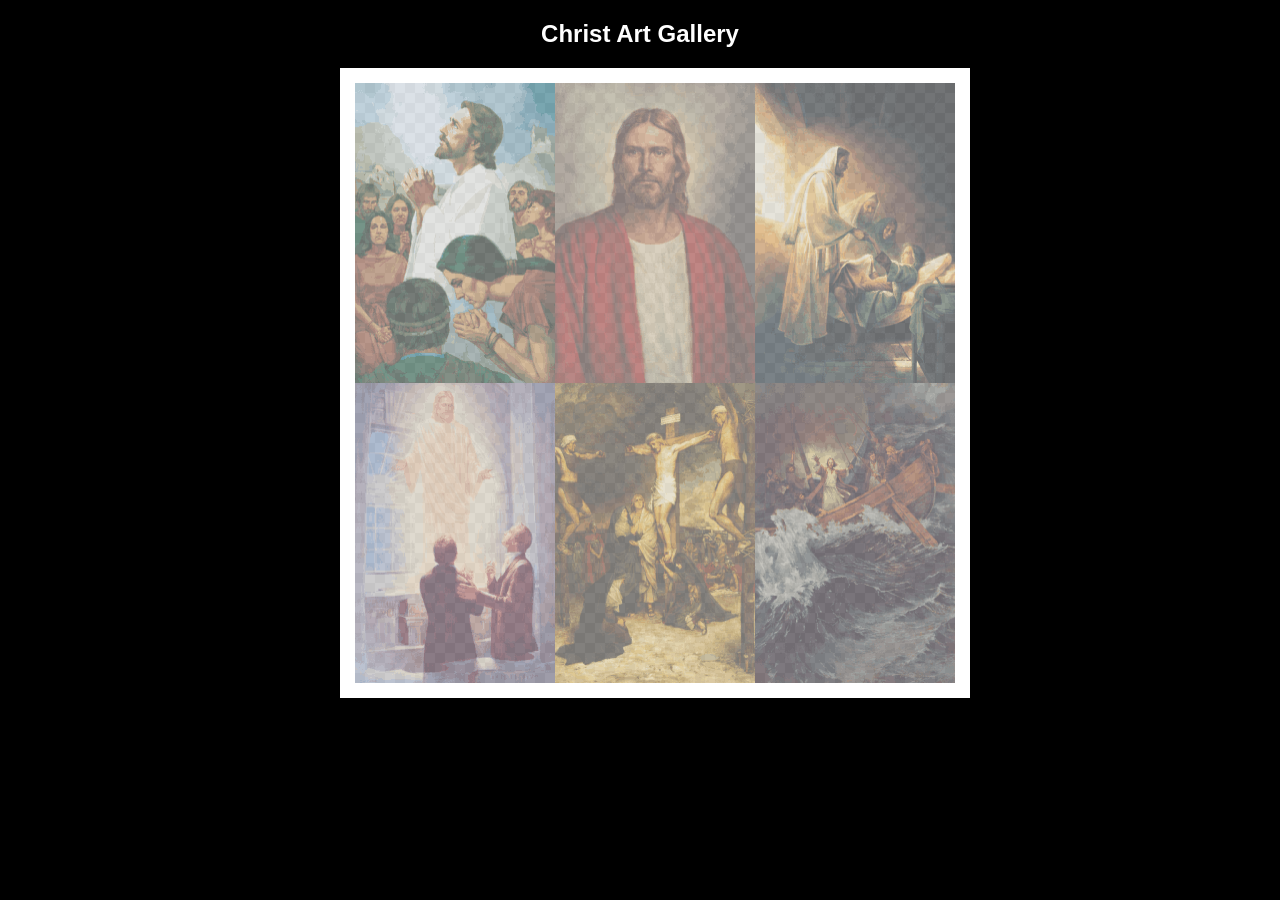
<file: ice/gallery/gallery/gallery.html>
<!DOCTYPE html>
<html lang="en">
<head>
    <meta charset="UTF-8">
    <meta name="viewport" content="width=device-width, initial-scale=1.0">
    <title>Images of Christ</title>
    <style>
        body {
            background: black;
        }
        #wrapper{
            width: 600px;
            margin: 0 auto;
        }
        nav {
            color: white;
            text-align: center;
            font-family: Haettenschweiler, 'Arial Narrow Bold', sans-serif;
        }
        #gallery{
            display: grid;
            grid-template-columns: 200px 200px 200px;
            border: 15px solid rgb(255, 255, 255);
            width: 100%;
            background-color: #ddd;
            background-image:
                linear-gradient(45deg, #ccc 26%, transparent 26%), 
                linear-gradient(135deg, #ccc 26%, transparent 26%),
                linear-gradient(45deg, transparent 75%, #ccc 75%),
                linear-gradient(135deg, transparent 75%, #ccc 75%);
            background-size: 20px 20px; /* Must be a square */
            background-position: 0 0, 10px 0, 10px -10px, 0px 10px; 
            
        }
        #gallery a {
            cursor: url('images/christus.png'), pointer;
        }
        #gallery img {
            /* make a thumbnail of the image that is 200x300 
               instead of using width and height here to help the page load faster */
            width: 200px; 
            height: 300px;

            opacity:50%;
            display:block;
        }
        #gallery img:hover{
            opacity: 100%;
        }
    </style>
</head>
<body>
    <div id="wrapper">
        <nav>
            <h1>Christ Art Gallery</h1>
        </nav>
        <main>
            <div id="gallery">
                <a href="images/big/img1.png"><img src="images/small/img1.png" alt="small file size" ></a>
                <a href="images/big/img2.png"><img src="images/small/img2 (1).png" alt="small file size" ></a>
                <a href="images/big/img3.png"><img src="images/small/img3.png" alt="small file size" ></a>
                <a href="images/big/img4.png"><img src="images/small/img4.png" alt="small file size" ></a>
                <a href="images/big/img5.png"><img src="images/small/img5.png" alt="small file size" ></a>
                <a href="images/big/img6.png"><img src="images/small/img6 (1).png" alt="small file size" ></a>
            </div>
        </main>
    </div>
</body>
</html>
</file>
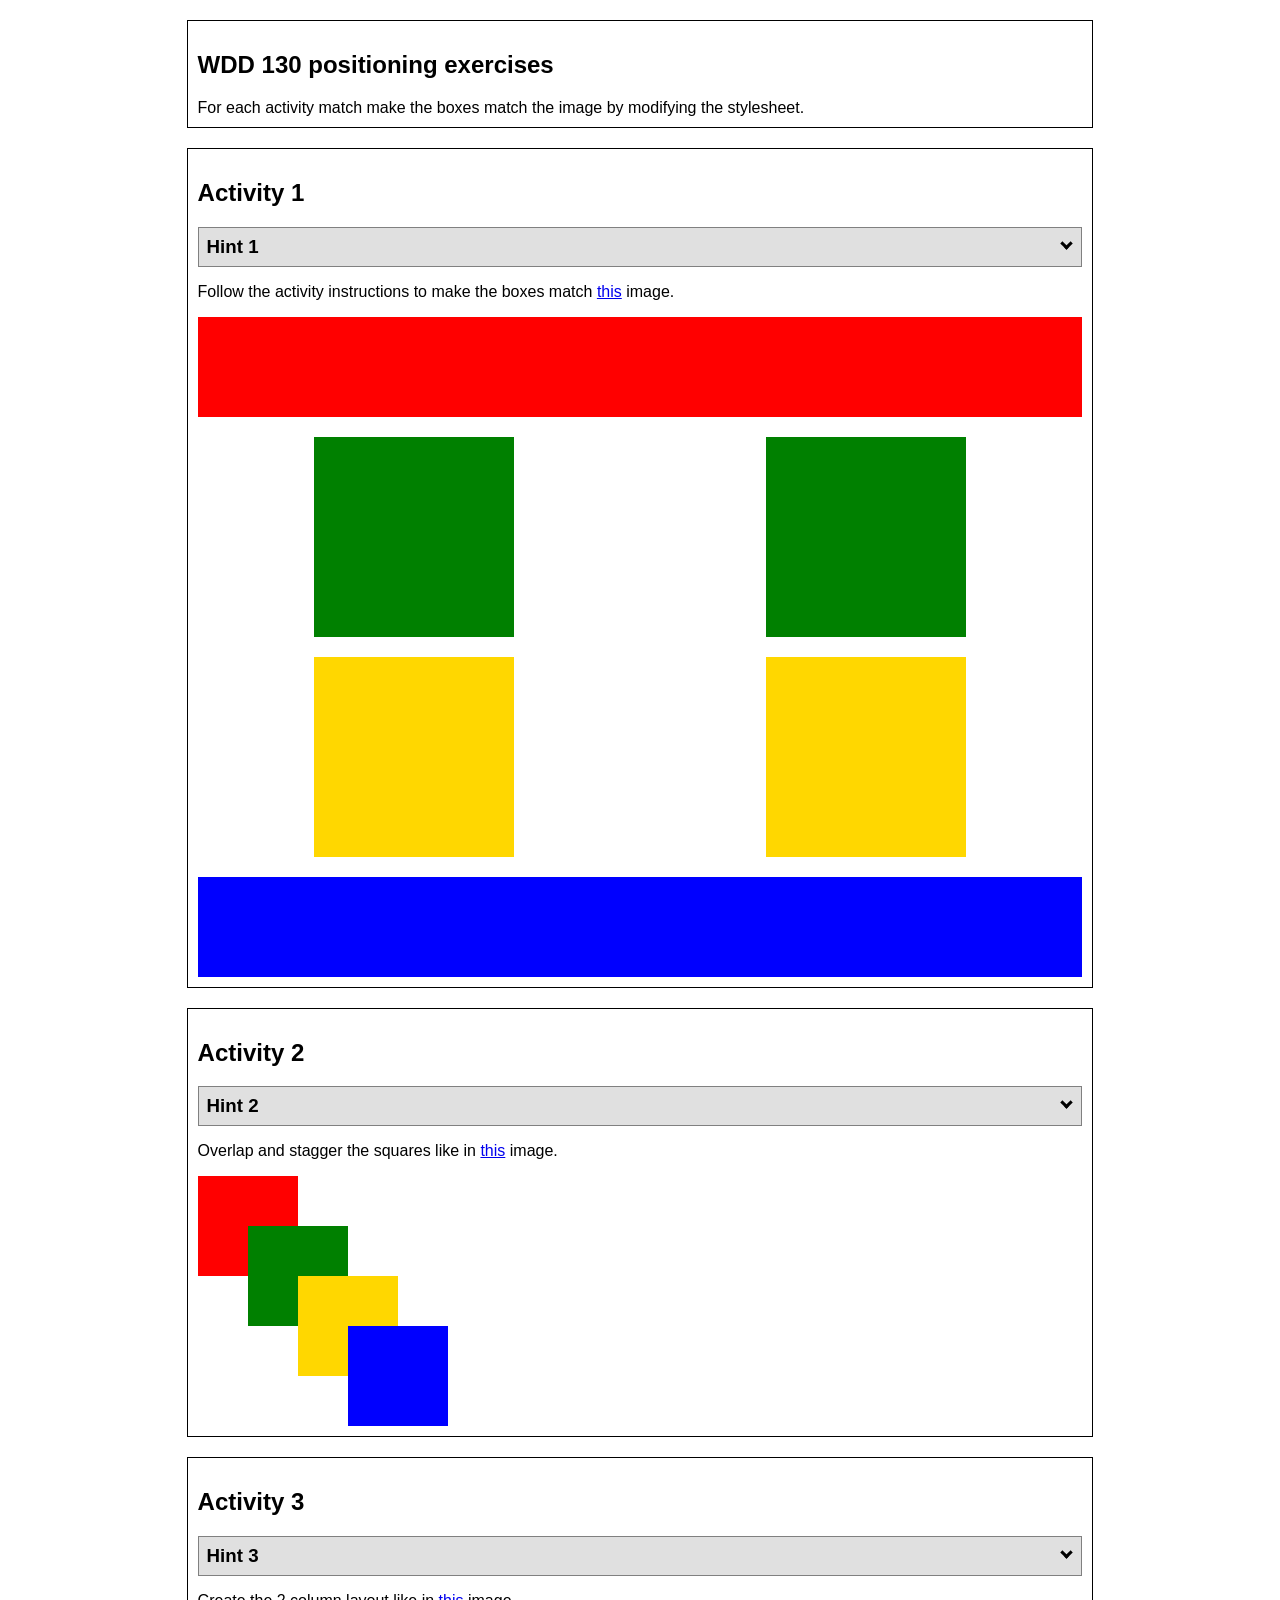
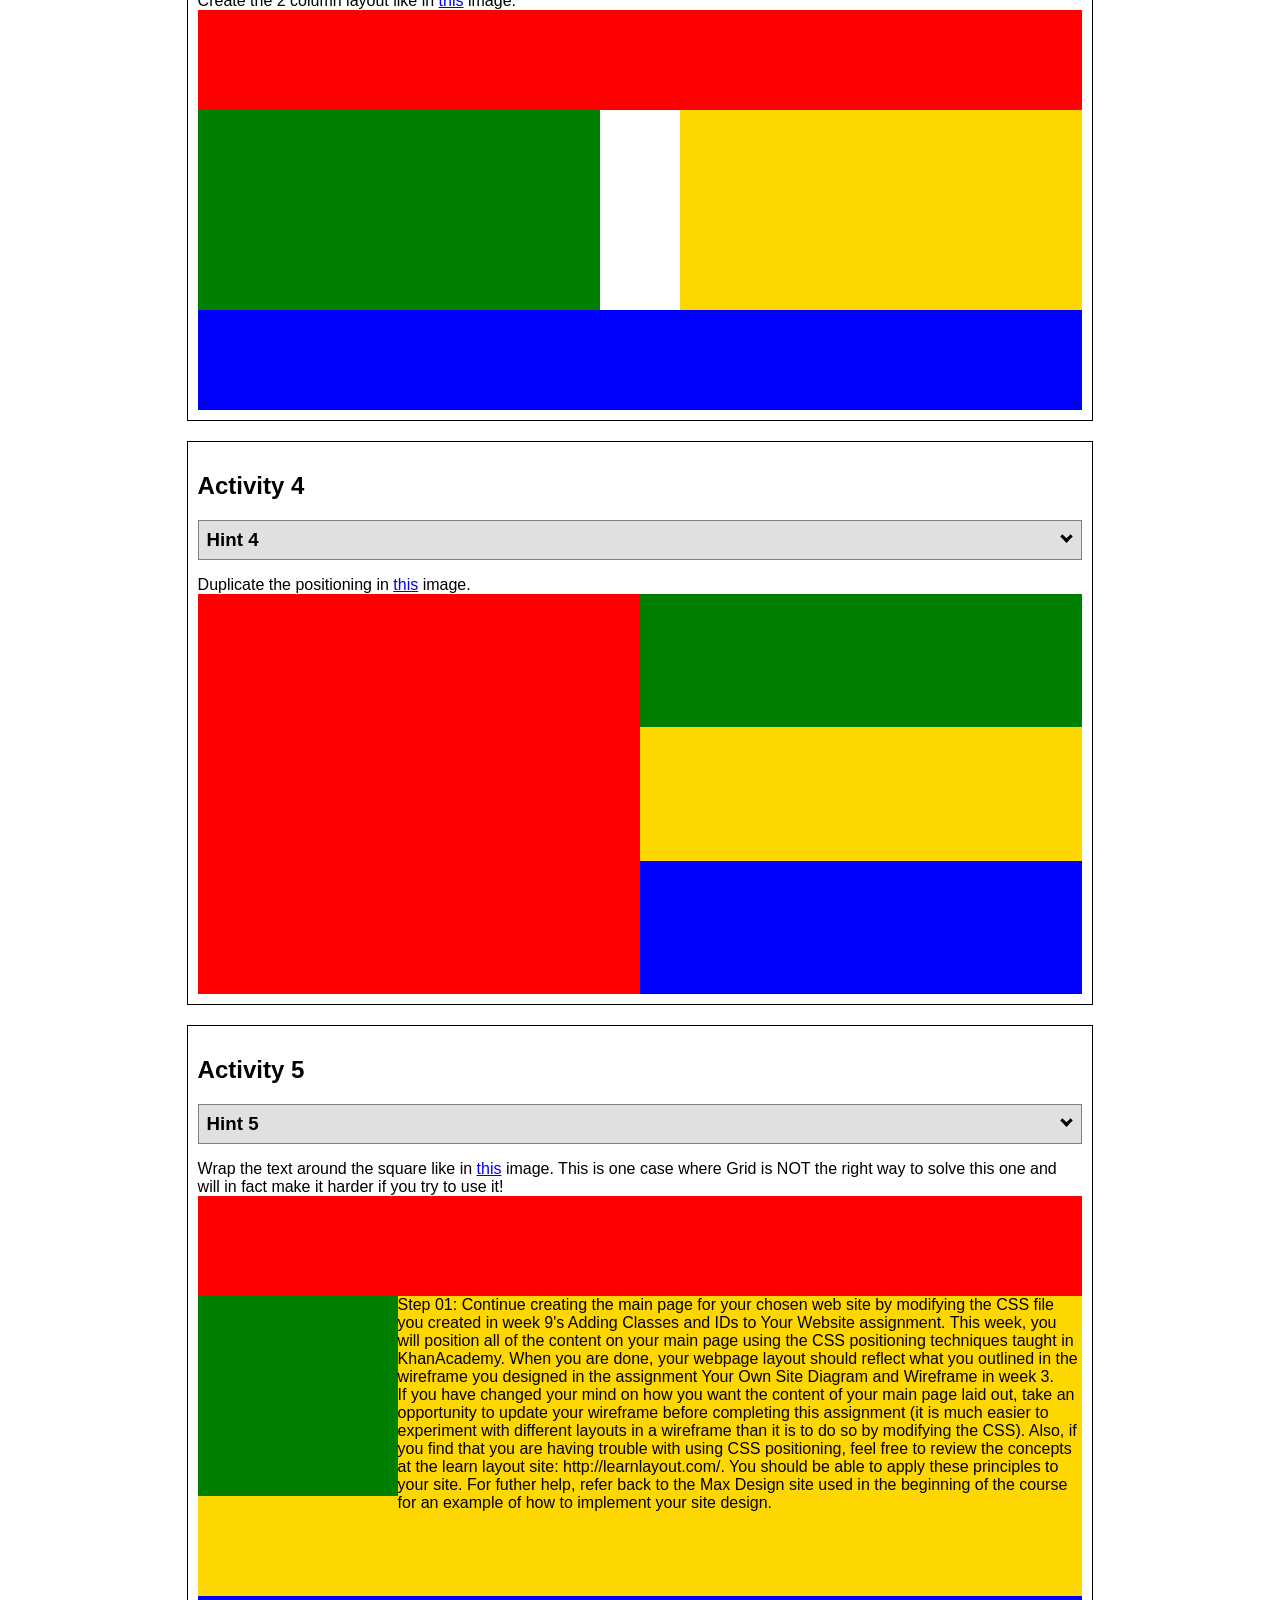
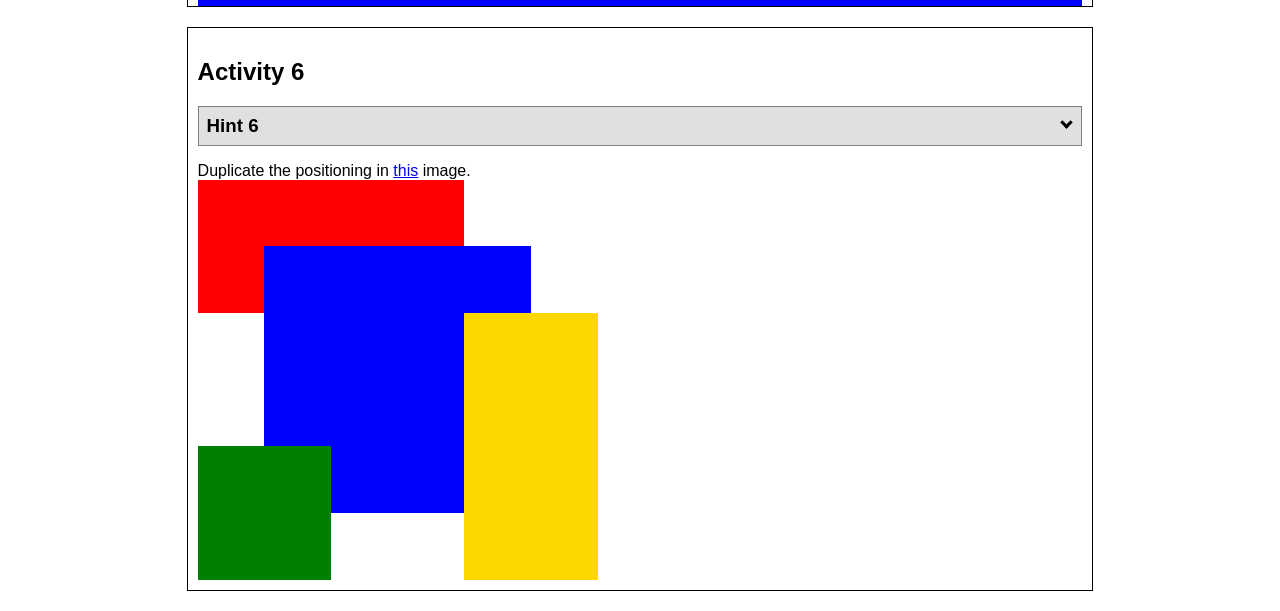
<file: ice/positioning/positioning/positioning.html>
<!DOCTYPE html>
<html lang="en">
  <head>
    <!-- HTML - Name: positioning.html -->
    <title>Positioning Activity</title>
    <link rel="stylesheet" type="text/css" href="positionstyles.css" />
  </head>
  <body>
    <div class="activity">
      <h2>WDD 130 positioning exercises</h2>
      For each activity match make the boxes match the image by modifying the stylesheet.</div>
    <div class="activity">
      <h2>Activity 1</h2>
      <section class="hint"><input type="checkbox" ><i></i> <h3>Hint 1</h3><div><p>Use the activity instructions for the firt activity</a></p></div></section>
      <p>Follow the activity instructions to make the boxes match  <a href="images/example1.png" target="_blank">this</a> image.</p>
      <div class="content1" >
        <div class="red1" ></div>
        <div class="green1" ></div>
        <div class="green1" ></div>
        <div class="yellow1"></div>
        <div class="yellow1"></div>
        <div class="blue1"></div>
      </div>
    </div>
    <div class="activity">
      <h2>Activity 2</h2>
      <section class="hint"><input type="checkbox" > <h3>Hint 2</h3><i></i><div>
      <ul>
      <li>grid-template-columns: 50px 50px 50px 50px 50px </li></ul></div></section>
      <p>Overlap and stagger the squares like in <a href="images/example2.png" target="_blank">this</a> image.</p>
      <div class="content2" >
        <div class="red2" ></div>
        <div class="green2" ></div>
        <div class="yellow2"></div>
        <div class="blue2"></div>
      </div>
    </div>
    <div class="activity">
      <h2>Activity 3</h2>
      <section class="hint"><input type="checkbox" > <h3>Hint 3</h3><i></i><div><p>This one is going to be best solved with CSS Grid. Remember to make the boxes the right width first...then start moving them around. </p><h4>Properties used:</h4><ul><li>display:grid;</li><li>grid-template-columns:</li><li>grid-column-gap:</li>
        <li>grid-column:</li>  </ul></div></section>
      Create the 2 column layout like in <a href="images/example3.png" target="_blank">this</a>  image.
      <div class="content3" >
        <div class="red3" ></div>
        <div class="green3" ></div>
        <div class="yellow3"></div>
        <div class="blue3"></div>
      </div>
    </div>
    <div class="activity">
      <h2>Activity 4</h2>
      <section class="hint"><input type="checkbox" > <h3>Hint 4</h3><i></i><div><p>For the others we have been primarily concerned with width. For this one you will need to adjust height as well. </p><h4>Properties used:</h4><ul><li>display:grid;</li><li>grid-template-columns:</li><li>grid-row:</li></ul></div></section>
      Duplicate the positioning in <a href="images/example4.png" target="_blank">this</a> image. 
      <div class="content4" >
        <div class="red4" ></div>
        <div class="green4" ></div>
        <div class="yellow4"></div>
        <div class="blue4"></div>
      </div>
    </div>

    <div class="activity">
      <h2>Activity 5</h2>
      <section class="hint"><input type="checkbox" > <h3>Hint 5</h3><i></i><div><p>Grid is <strong>not</strong> the right way to do this.  In fact there is only one way to really do that...and that is with float. Remember that we float the thing we want the text to wrap around.  Also remember to start by making all the shapes the right size and shape.</p><h4>Properties used:</h4><ul><li>float: left;</li></ul></div></section>
      Wrap the text around the square like in <a href="images/example5.png" target="_blank">this</a> image. This is one case where Grid is NOT the right way to solve this one and will in fact make it harder if you try to use it!
      <div class="content5" >
        <div class="red5" ></div>
        <div class="green5" ></div>
        <div class="yellow5">Step 01: Continue creating the main page for your chosen web site by modifying the CSS file you created in week 9's Adding Classes and IDs to Your Website assignment. This week, you will position all of the content on your main page using the CSS positioning techniques taught in KhanAcademy. When you are done, your webpage layout should reflect what you outlined in the wireframe you designed in the assignment Your Own Site Diagram and Wireframe in week 3. <br />
          If you have changed your mind on how you want the content of your main page laid out, take an opportunity to update your wireframe before completing this assignment (it is much easier to experiment with different layouts in a wireframe than it is to do so by modifying the CSS). Also, if you find that you are having trouble with using CSS positioning, feel free to review the concepts at the learn layout site: http://learnlayout.com/. You should be able to apply these principles to your site. For futher help, refer back to the Max Design site used in the beginning of the course for an example of how to implement your site design.</div>
        <div class="blue5"></div>
      </div>
    </div>
    <div class="activity">
      <h2>Activity 6</h2>
      <section class="hint"><input type="checkbox" > <h3>Hint 6</h3><i></i><div><p>This one is all about visualizing the grid behind the layout. If you are having a hard time doing that first: all the sizes are even multiples of 100, and second here is another example with the lines drawn: <a href="images/example6-hint.png" target="_blank">example 6 with lines</a>. For this one you will find it easiest if you use px for the column width. You can also use <kbd>z-index</kbd> to control the element layering.    </p><h4>Properties used:</h4><ul><li>display:grid;</li><li>grid-template-columns:</li><li>grid-column:</li><li>grid-row:</li><li><a href="https://www.w3schools.com/cssref/pr_pos_z-index.asp" target="_blank">z-index:</a></li></ul></div></section>
      Duplicate the positioning in <a href="images/example6.png" target="_blank">this</a> image.
      <div class="content6" >
        <div class="red6" ></div>
        <div class="green6" ></div>
        <div class="yellow6"></div>
        <div class="blue6"></div>
      </div>
    </div>
  </body>
</html>
</file>
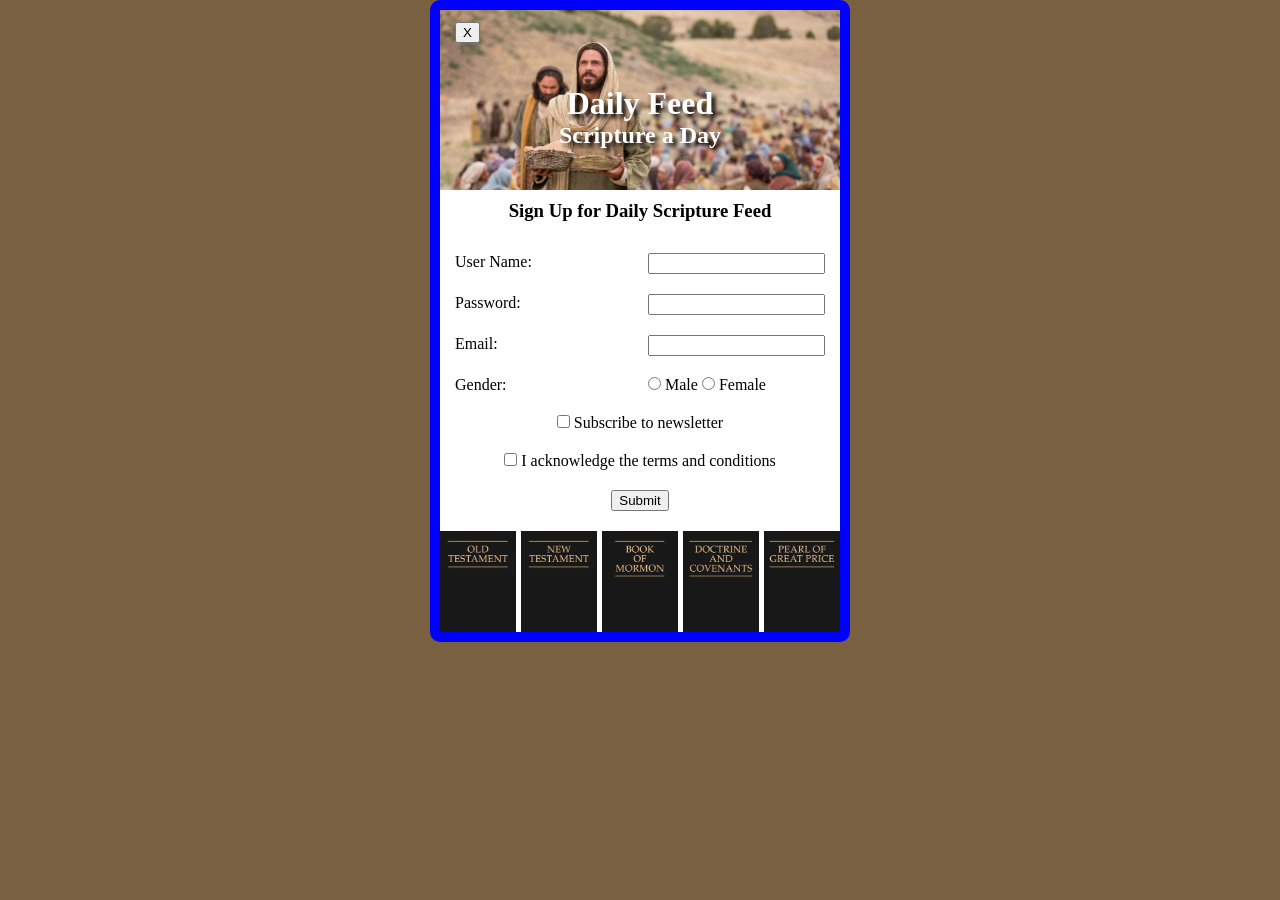
<file: ice/signup/signup/signup.html>
<!DOCTYPE html>
<html lang="en">

<head>
    <meta charset="UTF-8">
    <meta name="viewport" content="width=device-width, initial-scale=1.0">
    <title>Daily Feed Sign Up</title>

    <style>
        * {
            margin: 0;
        }

        body {
            background: rgb(120, 96, 64);
        }
        #formContainer{
            height: auto;
            width: 400px;
            background-color: white;
            border-radius: 10px;
            border: solid blue 10px;
            margin: auto;
        }
        #top{
            width: 400px;
            height: 180px;
            background-image: url(images/jesus_feeds_5000.jpeg);
            background-size: cover;
            text-align: center;
            color: white;
            text-shadow: 4px 4px 4px black;            
        }

        #closeBtn{
            position: relative;
            top: -210px;
            left: 15px;
        }
        #bottom{
            display: grid;
            grid-template-columns: 1fr 1fr 1fr 1fr 1fr;
            grid-gap: 5px;
            
        }
        img{
            width: 76px;
            height: auto;
        }
        #enter{
            width: 370px;
            display: grid;
            grid-template-columns: 1fr 1fr;
            grid-gap: 20px;
            margin: auto;
        }
        h3{
            text-align: center;
            padding: 10px;
        }
        #btns{
            margin: auto;
            padding: 20px;
            align-items: center;
            display: grid;
            grid-template-columns: 1fr;
            grid-gap: 20px;
            text-align: center;
        }
        h1, h2{
            position: relative;
            top: 75px;
        }
    </style>




</head>

<body>
    <div id="formContainer">
        <header>
            <div id="top">
                <h1>Daily Feed</h1>
                <h2>Scripture a Day</h2>
            </div>
        </header>
        <h3>Sign Up for Daily Scripture Feed</h3>
        <form id="myForm">
            <button type="button" id="closeBtn">X</button>
            <div id="enter">
                <label for="username">User Name:</label>
                <input type="text" id="username" name="username" required>

                <label for="password">Password:</label>
                <input type="password" id="password" name="password" required>

                <label for="email">Email:</label>
                <input type="email" id="email" name="email" required>

                <label>Gender:</label>
                
                <div>
                    <input type="radio" id="male" name="gender" value="male" required>
                    <label for="male">Male</label>
                    <input type="radio" id="female" name="gender" value="female" required>
                    <label for="female">Female</label>
                </div>
            </div>

            <div id="btns">
                <section>
                    <input type="checkbox" id="newsletter" name="newsletter">
                    <label for="newsletter">Subscribe to newsletter</label>
                </section>

                <section>
                    <input type="checkbox" id="conditions" name="conditions" required>
                    <label for="conditions">I acknowledge the terms and conditions</label>
                </section>

                <section>
                    <button type="submit">Submit</button>
                </section>
            </div>

        </form>
        <footer id="bottom">
            <img src="images/old_testament.webp">
            <img src="images/new_testament.webp">
            <img src="images/book_of_mormon.webp">
            <img src="images/doctrine_and_covenants.webp">
            <img src="images/pearl_of_great_price.webp">
        </footer>
    </div>

    

    <div id="output"></div>

    <script>
        // Here is some Javascript to start looking forward to wdd131
        document.getElementById("closeBtn").addEventListener("click", function () {
            document.getElementById("formContainer").style.display = "none";
         });
        const form = document.getElementById('myForm');
        const output = document.getElementById('output');

        form.addEventListener('submit', function (event) {
            event.preventDefault(); // Stop form from actually submitting

            const formData = new FormData(form);
            const entries = [];

            for (const [key, value] of formData.entries()) {
                if (key == "password") {
                    entries.push(`<strong>${key}</strong>: ${value} (you should probably encrypt the password)`);
                } else {
                    entries.push(`<strong>${key}</strong>: ${value}`);
                }
            }

            output.innerHTML = `
            <br>  
            <h3>Here is the data that would be sent to the server:</h3>
            <ul>
                ${entries.map(item => `<li>${item}</li>`).join('')}
            </ul>
            `;
                });
    </script>

</body>

</html>
</file>
<file: styles.css>
nav{
    background-color: #3C4F68;
    height: 100px;
    opacity: .7;
    margin: auto;
    width: 90%;
    display: flex;
    justify-content: center;
    align-items: center;
    gap: 300px;
    font-family: "Titillium Web", sans-serif;
}
button {
    margin: 0 auto;
    display: inline;
    gap: 200px;
    height: 95px;
    margin: 0px 60px;
    width: 80px;
    background-color: #3C4F68;
    border: none;
    font-size: 20px;
}
button:hover{
    background-color: #223B5C;
}
button.project{
    margin: 0 auto;
    display: inline;
    gap: 200px;
    height: 95px;
    margin: 0px 60px;
    margin-right: 0;
}
.logo{
    height: 100px;
    float: right;
}



h1{

    text-align: center;
    font-family: "Gravitas One", sans-serif;

}
html, body {
    height: 100%;
    margin: 0;
}
body{
    background-image: url(images/background.png);
    background-size: cover;
    display: flex;
    flex-direction: column;
}
main{
    flex: 1;
}
footer{
    
   
    text-align: center;
    position: relative;
    bottom: 0;
    color: #2B859B;
    background-color: black;
    
}

#blocks {
    display: grid;
    grid-template-columns: 1fr 1fr;
    grid-gap: 1px 30px;
    text-align: center;
    margin: auto;
    
}
#blk {
    background-color: #2B859B;
    padding: 100px;
    border-radius: 10px;
    border: solid 5px black;
}


#prg {
    background-color: black;
    color: #2B859B;
    font-family: "Bebas Neue", sans-serif;
}
img{
    border-radius: 3px;
    border: 20px solid black;
}
</file>
<file: wwr/styles/style.css>
body {
    background-color: #fcfbfb;
    font-family: Arial, Helvetica, sans-serif;
    font-size: 22px;
    margin: 0;
    padding: 0;
}

h2 {
    margin: 0;
}

#content {
    max-width: 1600px;
    margin: 0 auto;
}

header {
    background-color: rgba(20, 30, 13, 0.7);
}

#logo_link {
    padding-top: 5px;
}

.logo {
    width: 80px;
}

nav a {
    text-align: center;
    color: #ffffff;
    text-decoration: none;
    padding: 35px;
}

nav a:hover {
    background-color: #000000;
    color: #d9c2a3;
}

.book{
    background-color: #d9c2a3;
    color: black;
    font-size: 18px;
    padding: 15px 30px;
    margin-top: 50px;
    border-radius: 5px;
}
#hero-img {
    width: 100%;
}

#HAA{
    text-align: center;
}

.home-title {
    font-size: 2em;
    margin-top: 10px;
}




.book:hover{
    background-color: #6f7364;
    color: white;
}


.join:hover{
    background-color: #6f7364;
    color: white;
}

.button-box{
    text-align: center;
}
main section{
    text-align: center;
}

main section img {
    box-sizing: border-box;
}
footer {
    background-color: #2f3e1f;
    color: white;
    padding: 25px 50px;
    margin-top: 200px;
}

footer p {
    font-size: 1.2em;
}

footer a {
    color: white;
    text-decoration: none;
}

footer a:hover {
    color: #d9c2a3;
}

footer p a:hover {
    text-decoration: underline;
}

footer .social img {
    padding-top: 15px;
}
</file>
<file: ice/valentines/styles/styles.css>
ul{
    display: grid;
    grid-template-columns: 1fr 1fr;
    border-radius: 10px;
    border: solid 5px black;
    background-color: darkgray;
}
ul li:hover{
    background-color: black;
    color: aliceblue;
}
body{
    background-color: crimson;
}

#wrapper{
    margin: auto;
    padding: 80px;
    text-align: center;
    background-color: pink;
    border-radius: 30px;    
}
footer{
    background-color: crimson;
    width: 200px;
    height: 20px;
    margin: auto;
    color: aliceblue;
}

section{
    background-color: white;
    border-radius: 500px;
    display: grid;
    grid-template-columns: 1fr 1fr .3fr;
}
section:hover{
    background-color: crimson;
    color:white;
    border-radius: 500px;
    display: grid;
    grid-template-columns: 1fr 1fr .3fr;
    h2{
    color: black;
}   
}


h2{
    color: crimson;
}
img{
    border-radius: 15px;
    border: solid crimson 20px;
}
</file>
<file: ice/styles.css>
nav{
    background-color: #3C4F68;
    height: 100px;
    opacity: .7;
    margin: auto;
    width: 90%;
    display: flex;
    justify-content: center;
    align-items: center;
    gap: 300px;
}
button {
    margin: 0 auto;
    display: inline;
    gap: 200px;
    height: 95px;
    margin: 0px 60px;
    width: 80px;
    background-color: #3C4F68;
    border: none;
    font-size: 20px;
}
button:hover{
    background-color: #223B5C;
}
button.project{
    margin: 0 auto;
    display: inline;
    gap: 200px;
    height: 95px;
    margin: 0px 60px;
    margin-right: 0;
}
.logo{
    height: 100px;
    float: right;
}

h1{
    text-align: center;
    font-family: "Gravitas One", sans-serif;
}

html, body {
    height: 100%;
    margin: 0;
}
body{
background-image: url(..//images/background.png);
background-size: cover;
display: flex;
flex-direction: column;
}
main{
    flex: 1;
}
footer{
    
   
    text-align: center;
    position: relative;
    bottom: 0;
    color: #2B859B;
    background-color: black;
    
}

#blocks {
    display: grid;
    grid-template-columns: 1fr 1fr;
    grid-gap: 1px 30px;
    text-align: center;
    margin: auto;
    
}
#blk {
    background-color: #2B859B;
    padding: 100px;
    border-radius: 10px;
    border: solid 5px black;
}


#prg {
    background-color: black;
    color: #2B859B;
    font-family: "Bebas Neue", sans-serif;
}
img{
    border-radius: 3px;
    border: 20px solid black;
    height: 200px;
    width: auto;
}
</file>
<file: report/styles.css>
body {
    font-family: Arial, Helvetica, sans-serif;
    background-color: #eef2f7;
    color: #222;
    margin: 0;
    padding: 40px 20px;
    line-height: 1.6;
}

h1 {
    text-align: center;
    color: #1f3b57;
    font-size: 2.5rem;
    margin-bottom: 40px;
}

h2 {
    color: #2f5d8a;
    margin-top: 40px;
    margin-bottom: 15px;
    border-bottom: 2px solid #c9d6e3;
    padding-bottom: 8px;
}

p {
    background-color: white;
    padding: 15px 18px;
    border-left: 5px solid #2f5d8a;
    border-radius: 8px;
    margin-bottom: 15px;
    box-shadow: 0 2px 6px rgba(0, 0, 0, 0.08);
}

a {
    display: inline-block;
    margin-bottom: 20px;
    color: white;
    background-color: #2f5d8a;
    text-decoration: none;
    padding: 10px 16px;
    border-radius: 8px;
    font-weight: bold;
    transition: background-color 0.3s ease;
}

a:hover {
    background-color: #1f3b57;
}

body > * {
    max-width: 950px;
    margin-left: auto;
    margin-right: auto;
}

a {
    display: block;
    width: fit-content;
    margin: 20px auto;
    text-align: center;
}
</file>
<file: ice/favorite_devo/styles/styles.css>
body {
  margin: 0;
  height: 100%;
  font-family: Arial, sans-serif;
  background: linear-gradient(to bottom, #d3d3d3, #001f3f);
  background-repeat: no-repeat; /* Just in case */
  background-attachment: fixed;
}

.container {
  text-align: center;
}

.header {
  padding: 20px 0;
}

.header-image {
  background-image: url('../images/icenter.png'); /* Replace with your image */
  background-repeat: no-repeat;
  background-position: center;
  height: 150px;
  display: flex;
  flex-direction: column;
  justify-content: center;
  color: white;

}

.header-image h1 {
  margin: 0;
  line-height: 0.9;
    font-size: 3.5em;
  font-weight: bold;
  text-shadow: 2px 2px 4px rgba(0, 0, 0, 0.7);
  background: #00000055;
}

.content-box {
  background-color: white;
  margin: 30px auto;
  width: 90%;
  max-width: 900px;
  padding: 40px;
  box-shadow: 5px 5px 0px black;
  min-height: 400px;
}

table.blueTable {
  border: 1px solid #1C6EA4;
  background-color: #EEEEEE;
  width: 100%;
  text-align: left;
  border-collapse: collapse;
}
table.blueTable td, table.blueTable th {
  border: 2px solid #AAAAAA;
  padding: 3px 2px;
}
table.blueTable tbody td {
  font-size: 13px;
}
table.blueTable tr:nth-child(even) {
  background: #D0E4F5;
}
table.blueTable thead {
  background: #1C6EA4;
  background: -moz-linear-gradient(top, #5592bb 0%, #327cad 66%, #1C6EA4 100%);
  background: -webkit-linear-gradient(top, #5592bb 0%, #327cad 66%, #1C6EA4 100%);
  background: linear-gradient(to bottom, #5592bb 0%, #327cad 66%, #1C6EA4 100%);
  border-bottom: 2px solid #444444;
}
table.blueTable thead th {
  font-size: 15px;
  font-weight: bold;
  color: #FFFFFF;
  border-left: 2px solid #D0E4F5;
}
table.blueTable thead th:first-child {
  border-left: none;
}

table.blueTable tfoot {
  font-size: 14px;
  font-weight: bold;
  color: #FFFFFF;
  background: #D0E4F5;
  background: -moz-linear-gradient(top, #dcebf7 0%, #d4e6f6 66%, #D0E4F5 100%);
  background: -webkit-linear-gradient(top, #dcebf7 0%, #d4e6f6 66%, #D0E4F5 100%);
  background: linear-gradient(to bottom, #dcebf7 0%, #d4e6f6 66%, #D0E4F5 100%);
  border-top: 2px solid #444444;
}
table.blueTable tfoot td {
  font-size: 14px;
}
table.blueTable tfoot .links {
  text-align: right;
}
table.blueTable tfoot .links a{
  display: inline-block;
  background: #1C6EA4;
  color: #FFFFFF;
  padding: 2px 8px;
  border-radius: 5px;
}

#form{
  display: grid;
  grid-template-columns: 1fr;
  background-color: #1C6EA4;
  color: #d3d3d3;
  padding: 20px;
  border-radius: 20px;
  border: solid #001f3f;
  margin: 20px;

}

input{
  border-radius: 5px;
  border: solid black;
  height: 30px;
}
</file>
<file: ice/positioning/positioning/positionstyles.css>
/* CSS - Name: "positionstyles.css" */
/* Activity 1 styles */
.content1 {
  display: grid;
  grid-template-columns: 1fr 1fr;
  justify-items: center;
  grid-gap: 20px;

}
.red1 { 
  width: 100%; 
  height: 100px; 
  background-color: red; 
  grid-column: 1/3;

} 
.green1 {
  width: 200px; 
  height: 200px; 
  background-color: green; 

} 
.yellow1 {
  width: 200px; 
  height: 200px; 
  background-color: gold; 
} 
.blue1 {
  width: 100%; 
  height: 100px; 
  background-color: blue;
  grid-column: 1/3; 
} 
/* Activity 2 styles */ 
.content2 {
  height: 250px;
  width: 250px;
  display: grid;
  grid-template-columns: 1fr 1fr 1fr 1fr 1fr 1fr;
  grid-template-rows: 1fr 1fr 1fr 1fr 1fr 1fr;
}
.red2 {
  width: 100px; 
  height: 100px; 
  background-color: red; 
  grid-column: 1/3;
  grid-row: 1/3;
} 
.green2 { 
  width: 100px; 
  height: 100px; 
  background-color: green; 
  grid-column: 2/4;
  grid-row: 2/4;
} 
.yellow2 {
  width: 100px; 
  height: 100px; 
  background-color: gold; 
  grid-column: 3/5;
  grid-row: 3/5;
} 
.blue2 {
  width: 100px; 
  height: 100px; 
  background-color: blue;
  grid-column: 4/6;
  grid-row: 4/6; 
} 
/* Activity 3 styles */ 
.content3 {
  display: grid;
  grid-template-columns: 1fr 1fr;
  grid-gap: 0px 80px;
}
.red3 {
   
  height: 100px; 
  background-color: red; 
  grid-column: 1/-1;
} 
.green3 {
  height: 200px; 
  background-color: green;
  grid-column: 1;
} 
.yellow3 {
  height: 200px; 
  background-color: gold; 
} 
.blue3 {
  height: 100px; 
  background-color: blue; 
  grid-column: 1/-1;
} 
/* Activity 4 styles */ 
.content4 {
  display: grid;
  height: 400px;
  grid-template-columns: 1fr 1fr;
  grid-template-rows: 1fr 1fr 1fr;
}
.red4 {
  width: 100%; 
  height: 100%; 
  background-color: red;
  grid-row: 1/4; 
} 
.green4 {
  width: 100%; 
  height: 100%; 
  background-color: green;
  grid-column: 2/3; 
} 
.yellow4 {
  width: 100%; 
  height: 100%; 
  background-color: gold;
  grid-column: 2/3;  
} 
.blue4 {
  width: 100%; 
  height: 100%; 
  background-color: blue;
  grid-column: 2/3;  
} 
/* Activity 5 styles */ 
.content5 {
  
  height: 400px;
}
.red5 { 
  width: 100%; 
  height: 100px; 
  background-color: red; 
} 
.green5 { 
  width: 200px; 
  height: 200px; 
  background-color: green; 
  float: left;

} 
.yellow5 {
  width: 100%; 
  height: 300px; 
  background-color: gold; 

} 
.blue5 {
  width: 100%; 
  height: 100px; 
  background-color: blue; 
} 
/* Activity 6 styles */ 
.content6 {
  display: grid;
  height: 400px;
  width: 400px;
  grid-template-columns: 1fr 1fr 1fr 1fr 1fr 1fr;
  grid-template-rows: 1fr 1fr 1fr 1fr 1fr 1fr;
}
.red6 {
  width: 100%; 
  height: 100%; 
  background-color: red; 
  grid-column: 1/5;
  grid-row: 1/3;
  z-index: 1;
} 
.green6 {
  width: 100%; 
  height: 100%; 
  background-color: green; 
  grid-row: 5/7;
  grid-column: 1/3;
  z-index: 2;
} 
.yellow6 {
  width: 100%; 
  height: 100%; 
  background-color: gold; 
  grid-column: 5/7;
  grid-row: 3/7;
  z-index: 2;
} 
.blue6 {
  width: 100%; 
  height: 100%; 
  background-color: blue; 
  grid-row: 2/6;
  grid-column: 2/6;
  z-index: 1;
} 


/* Do not make any changes below here */
.activity {
  width: 70%; 
  margin: 20px auto; 
  font-family: Arial, sans-serif; 
  border: 1px solid black; 
  padding: 10px; 
  clear:both; 
  overflow: auto;
} 

.hint {
  border: 1px solid grey;
  background: #e0e0e0;
  padding: .5em;
  position: relative;
  margin: 1em 0;
}
.hint h3 {
  margin: 0;
}
.hint:hover {
  background: #d0d0d0;
}
.hint > div {
  display: none;
}

.hint input[type=checkbox] {
  position: absolute;
  width: 100%;
  height: 100%;
  opacity: 0;
  z-index: 1;
  cursor: pointer;
}

.hint input[type=checkbox]:checked ~ div {
  display: block;
}

.hint i {
  position: absolute;
  transform: translate(-6px, 0);
  margin-top: 16px;
  right: 10px;
  top: -3px;
}
.hint i:before, .hint i:after {
  content: "";
  position: absolute;
  background-color: black;
  width: 3px;
  height: 9px;
}
.hint i:before {
  transform: translate(2px, 0) rotate(45deg);
}
.hint i:after {
  transform: translate(-2px, 0) rotate(-45deg);
}

.hint input[type=checkbox]:checked ~ i:before {
  transform: translate(-2px, 0) rotate(45deg);
}
.hint input[type=checkbox]:checked ~ i:after {
  transform: translate(2px, 0) rotate(-45deg);
}
.hint a {
  position: relative;
  z-index: 1;
}
</file>
